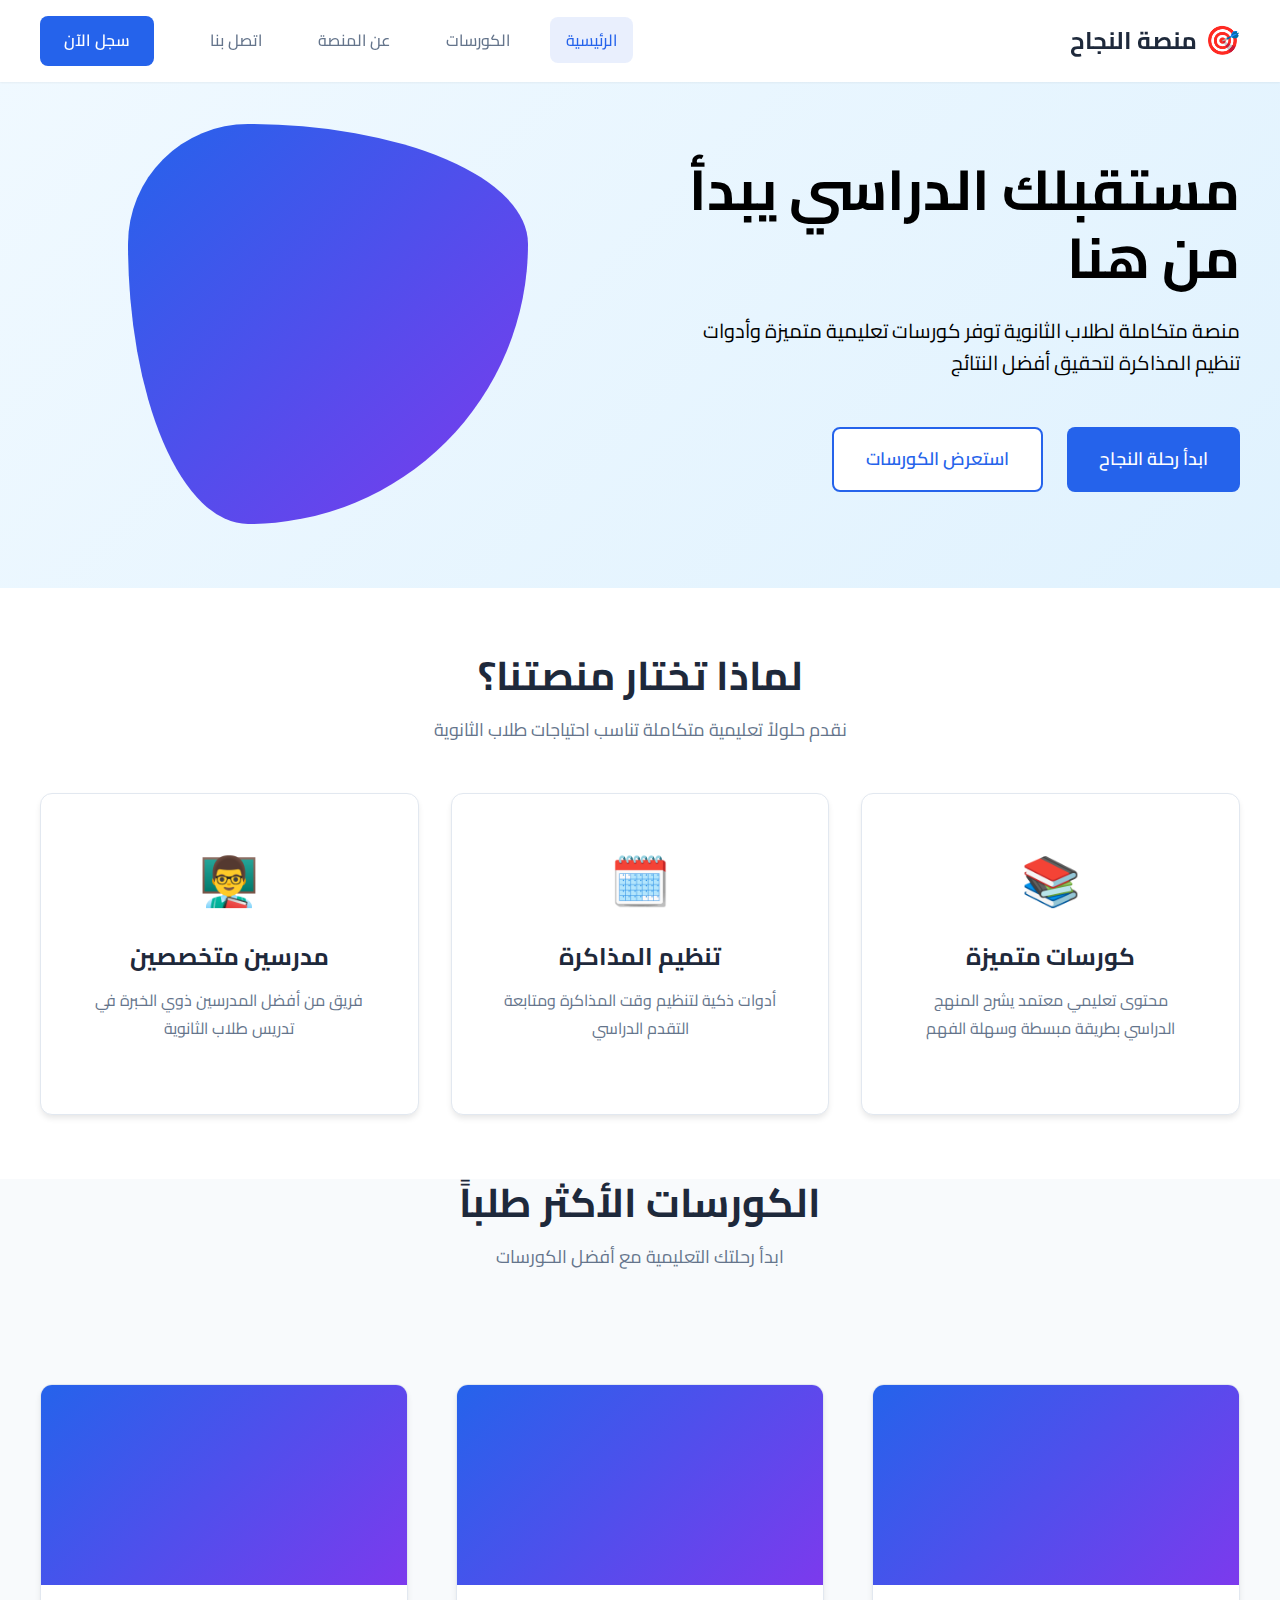
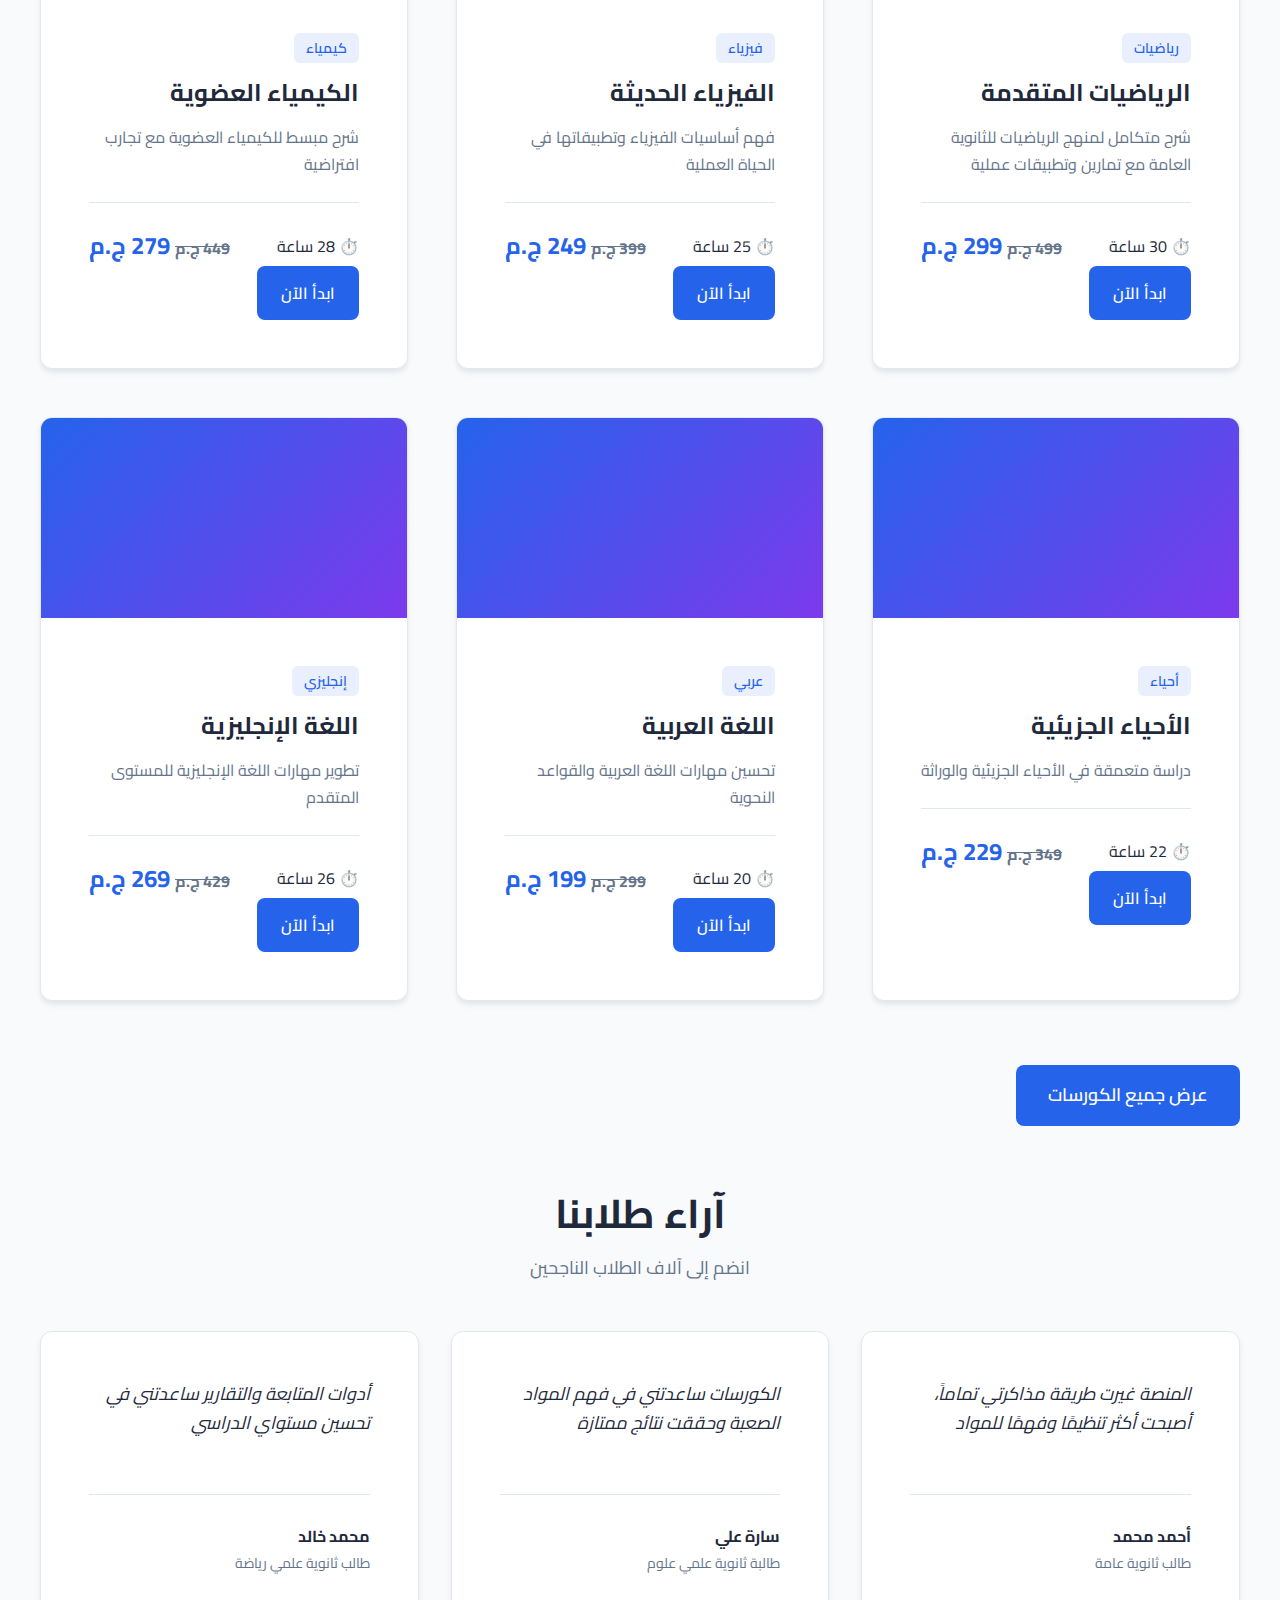
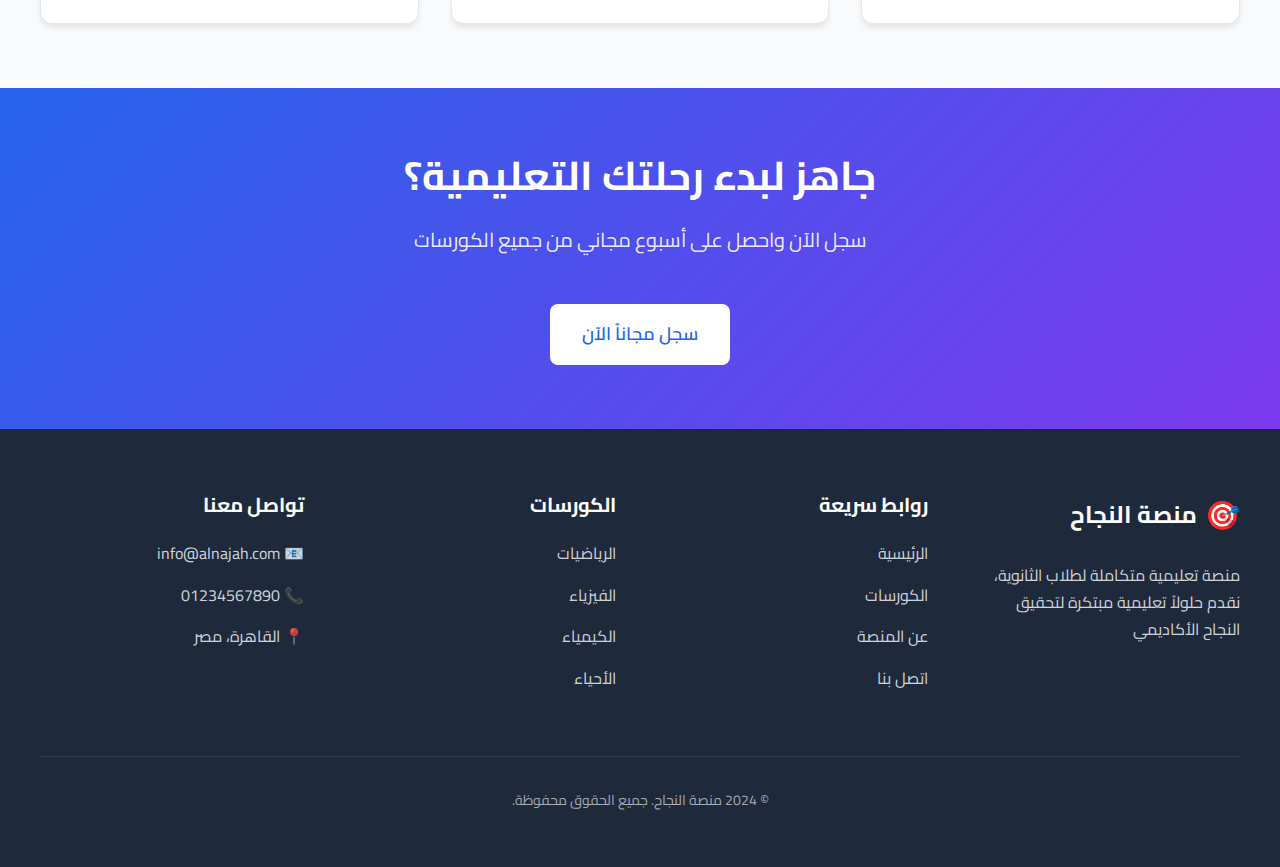
<file: index.html>
<!DOCTYPE html>
<html lang="ar" dir="rtl">
<head>
    <meta charset="UTF-8">
    <meta name="viewport" content="width=device-width, initial-scale=1.0">
    <title>منصة النجاح - التعليم الإلكتروني لطلاب الثانوية</title>
    <link rel="preconnect" href="https://fonts.googleapis.com">
    <link rel="preconnect" href="https://fonts.gstatic.com" crossorigin>
    <link href="https://fonts.googleapis.com/css2?family=Cairo:wght@400;500;600;700&display=swap" rel="stylesheet">
    <link rel="stylesheet" href="style.css">
    <link rel="stylesheet" href="responsive.css">
</head>
<body>
    <!-- شريط التنقل -->
    <nav class="navbar" id="navbar">
        <div class="container">
            <a href="index.html" class="logo">
                <span class="logo-icon">🎯</span>
                <span class="logo-text">منصة النجاح</span>
            </a>
            
            <button class="menu-toggle" id="menuToggle" aria-label="فتح/إغلاق القائمة">
                <span></span>
                <span></span>
                <span></span>
            </button>
            
            <ul class="nav-menu" id="navMenu">
                <li><a href="index.html" class="nav-link active">الرئيسية</a></li>
                <li><a href="Courses.html" class="nav-link">الكورسات</a></li>
                <li><a href="about.html" class="nav-link">عن المنصة</a></li>
                <li><a href="contact.html" class="nav-link">اتصل بنا</a></li>
                <li><a href="#" class="btn btn-primary nav-cta">سجل الآن</a></li>
            </ul>
        </div>
    </nav>

    <!-- Hero Section -->
    <section class="hero">
        <div class="container">
            <div class="hero-content">
                <h1 class="hero-title">مستقبلك الدراسي يبدأ من هنا</h1>
                <p class="hero-subtitle">
                    منصة متكاملة لطلاب الثانوية توفر كورسات تعليمية متميزة وأدوات تنظيم المذاكرة لتحقيق أفضل النتائج
                </p>
                <div class="hero-actions">
                    <a href="#features" class="btn btn-primary btn-large">ابدأ رحلة النجاح</a>
                    <a href="#courses" class="btn btn-secondary btn-large">استعرض الكورسات</a>
                </div>
            </div>
            <div class="hero-image">
                <div class="floating-element"></div>
            </div>
        </div>
    </section>

    <!-- Features Section -->
    <section class="features" id="features">
        <div class="container">
            <div class="section-header">
                <h2 class="section-title">لماذا تختار منصتنا؟</h2>
                <p class="section-subtitle">نقدم حلولاً تعليمية متكاملة تناسب احتياجات طلاب الثانوية</p>
            </div>
            
            <div class="features-grid">
                <div class="feature-card">
                    <div class="feature-icon">📚</div>
                    <h3 class="feature-title">كورسات متميزة</h3>
                    <p class="feature-description">
                        محتوى تعليمي معتمد يشرح المنهج الدراسي بطريقة مبسطة وسهلة الفهم
                    </p>
                </div>
                
                <div class="feature-card">
                    <div class="feature-icon">🗓️</div>
                    <h3 class="feature-title">تنظيم المذاكرة</h3>
                    <p class="feature-description">
                        أدوات ذكية لتنظيم وقت المذاكرة ومتابعة التقدم الدراسي
                    </p>
                </div>
                
                <div class="feature-card">
                    <div class="feature-icon">👨‍🏫</div>
                    <h3 class="feature-title">مدرسين متخصصين</h3>
                    <p class="feature-description">
                        فريق من أفضل المدرسين ذوي الخبرة في تدريس طلاب الثانوية
                    </p>
                </div>
            </div>
        </div>
    </section>

    <!-- Courses Preview -->
    <section class="courses-preview" id="courses">
        <div class="container">
            <div class="section-header">
                <h2 class="section-title">الكورسات الأكثر طلباً</h2>
                <p class="section-subtitle">ابدأ رحلتك التعليمية مع أفضل الكورسات</p>
            </div>
            
            <div class="courses-grid">
                <!-- سيتم تحميل الكورسات ديناميكياً عبر JavaScript -->
            </div>
            
            <div class="section-cta">
                <a href="Courses.html" class="btn btn-primary btn-large">عرض جميع الكورسات</a>
            </div>
        </div>
    </section>

    <!-- Testimonials -->
    <section class="testimonials">
        <div class="container">
            <div class="section-header">
                <h2 class="section-title">آراء طلابنا</h2>
                <p class="section-subtitle">انضم إلى آلاف الطلاب الناجحين</p>
            </div>
            
            <div class="testimonials-slider">
                <div class="testimonial-card">
                    <div class="testimonial-content">
                        <p>"المنصة غيرت طريقة مذاكرتي تماماً، أصبحت أكثر تنظيمًا وفهمًا للمواد"</p>
                    </div>
                    <div class="testimonial-author">
                        <div class="author-info">
                            <h4>أحمد محمد</h4>
                            <span>طالب ثانوية عامة</span>
                        </div>
                    </div>
                </div>
                
                <div class="testimonial-card">
                    <div class="testimonial-content">
                        <p>"الكورسات ساعدتني في فهم المواد الصعبة وحققت نتائج ممتازة"</p>
                    </div>
                    <div class="testimonial-author">
                        <div class="author-info">
                            <h4>سارة علي</h4>
                            <span>طالبة ثانوية علمي علوم</span>
                        </div>
                    </div>
                </div>
            </div>
        </div>
    </section>

    <!-- CTA Section -->
    <section class="cta-section">
        <div class="container">
            <div class="cta-content">
                <h2 class="cta-title">جاهز لبدء رحلتك التعليمية؟</h2>
                <p class="cta-subtitle">سجل الآن واحصل على أسبوع مجاني من جميع الكورسات</p>
                <a href="#" class="btn btn-primary btn-large">سجل مجاناً الآن</a>
            </div>
        </div>
    </section>

    <!-- Footer -->
    <footer class="footer">
        <div class="container">
            <div class="footer-grid">
                <div class="footer-col">
                    <a href="index.html" class="logo">
                        <span class="logo-icon">🎯</span>
                        <span class="logo-text">منصة النجاح</span>
                    </a>
                    <p class="footer-description">
                        منصة تعليمية متكاملة لطلاب الثانوية، نقدم حلولاً تعليمية مبتكرة لتحقيق النجاح الأكاديمي
                    </p>
                </div>
                
                <div class="footer-col">
                    <h3 class="footer-title">روابط سريعة</h3>
                    <ul class="footer-links">
                        <li><a href="index.html">الرئيسية</a></li>
                        <li><a href="courses.html">الكورسات</a></li>
                        <li><a href="about.html">عن المنصة</a></li>
                        <li><a href="contact.html">اتصل بنا</a></li>
                    </ul>
                </div>
                
                <div class="footer-col">
                    <h3 class="footer-title">الكورسات</h3>
                    <ul class="footer-links">
                        <li><a href="#">الرياضيات</a></li>
                        <li><a href="#">الفيزياء</a></li>
                        <li><a href="#">الكيمياء</a></li>
                        <li><a href="#">الأحياء</a></li>
                    </ul>
                </div>
                
                <div class="footer-col">
                    <h3 class="footer-title">تواصل معنا</h3>
                    <ul class="footer-contact">
                        <li>📧 info@alnajah.com</li>
                        <li>📞 01234567890</li>
                        <li>📍 القاهرة، مصر</li>
                    </ul>
                </div>
            </div>
            
            <div class="footer-bottom">
                <p class="copyright">© 2024 منصة النجاح. جميع الحقوق محفوظة.</p>
            </div>
        </div>
    </footer>

    <script src="navigation.js"></script>
    <script src="main.js"></script>
</body>
</html>
</file>
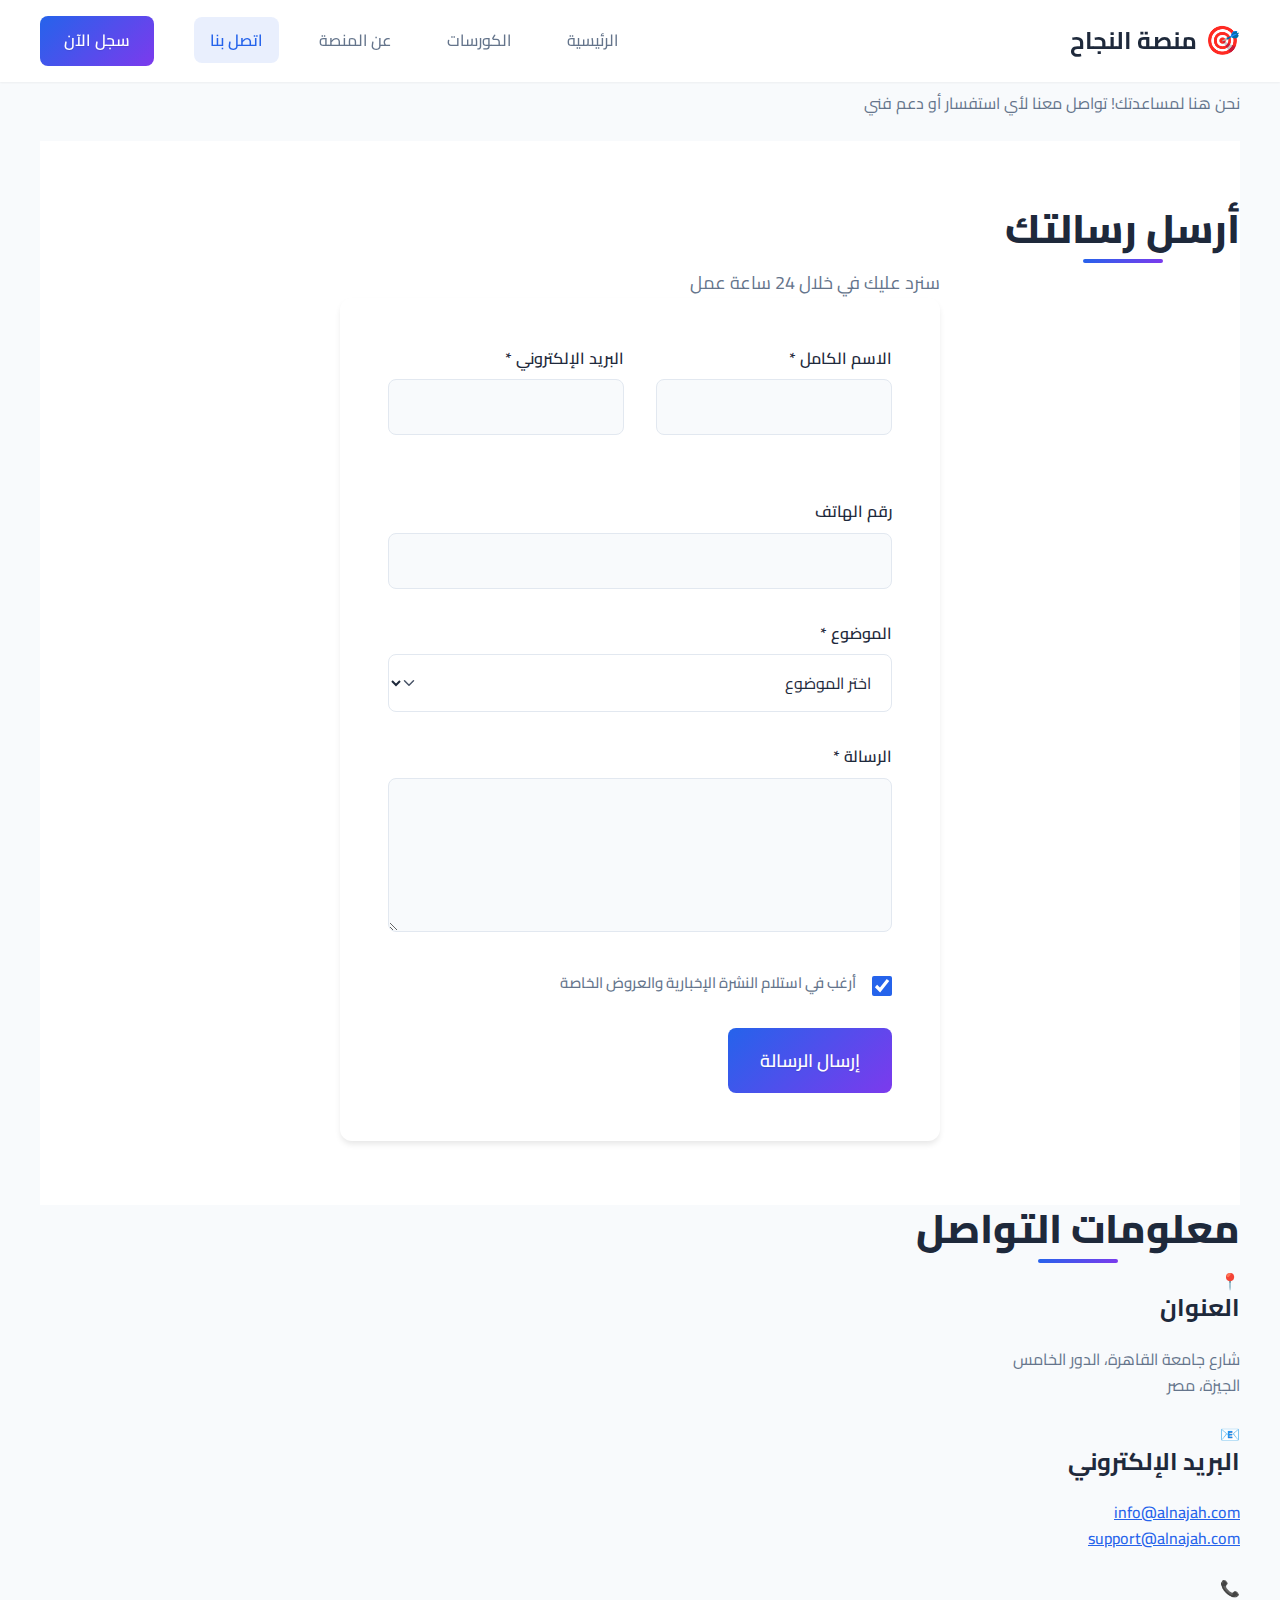
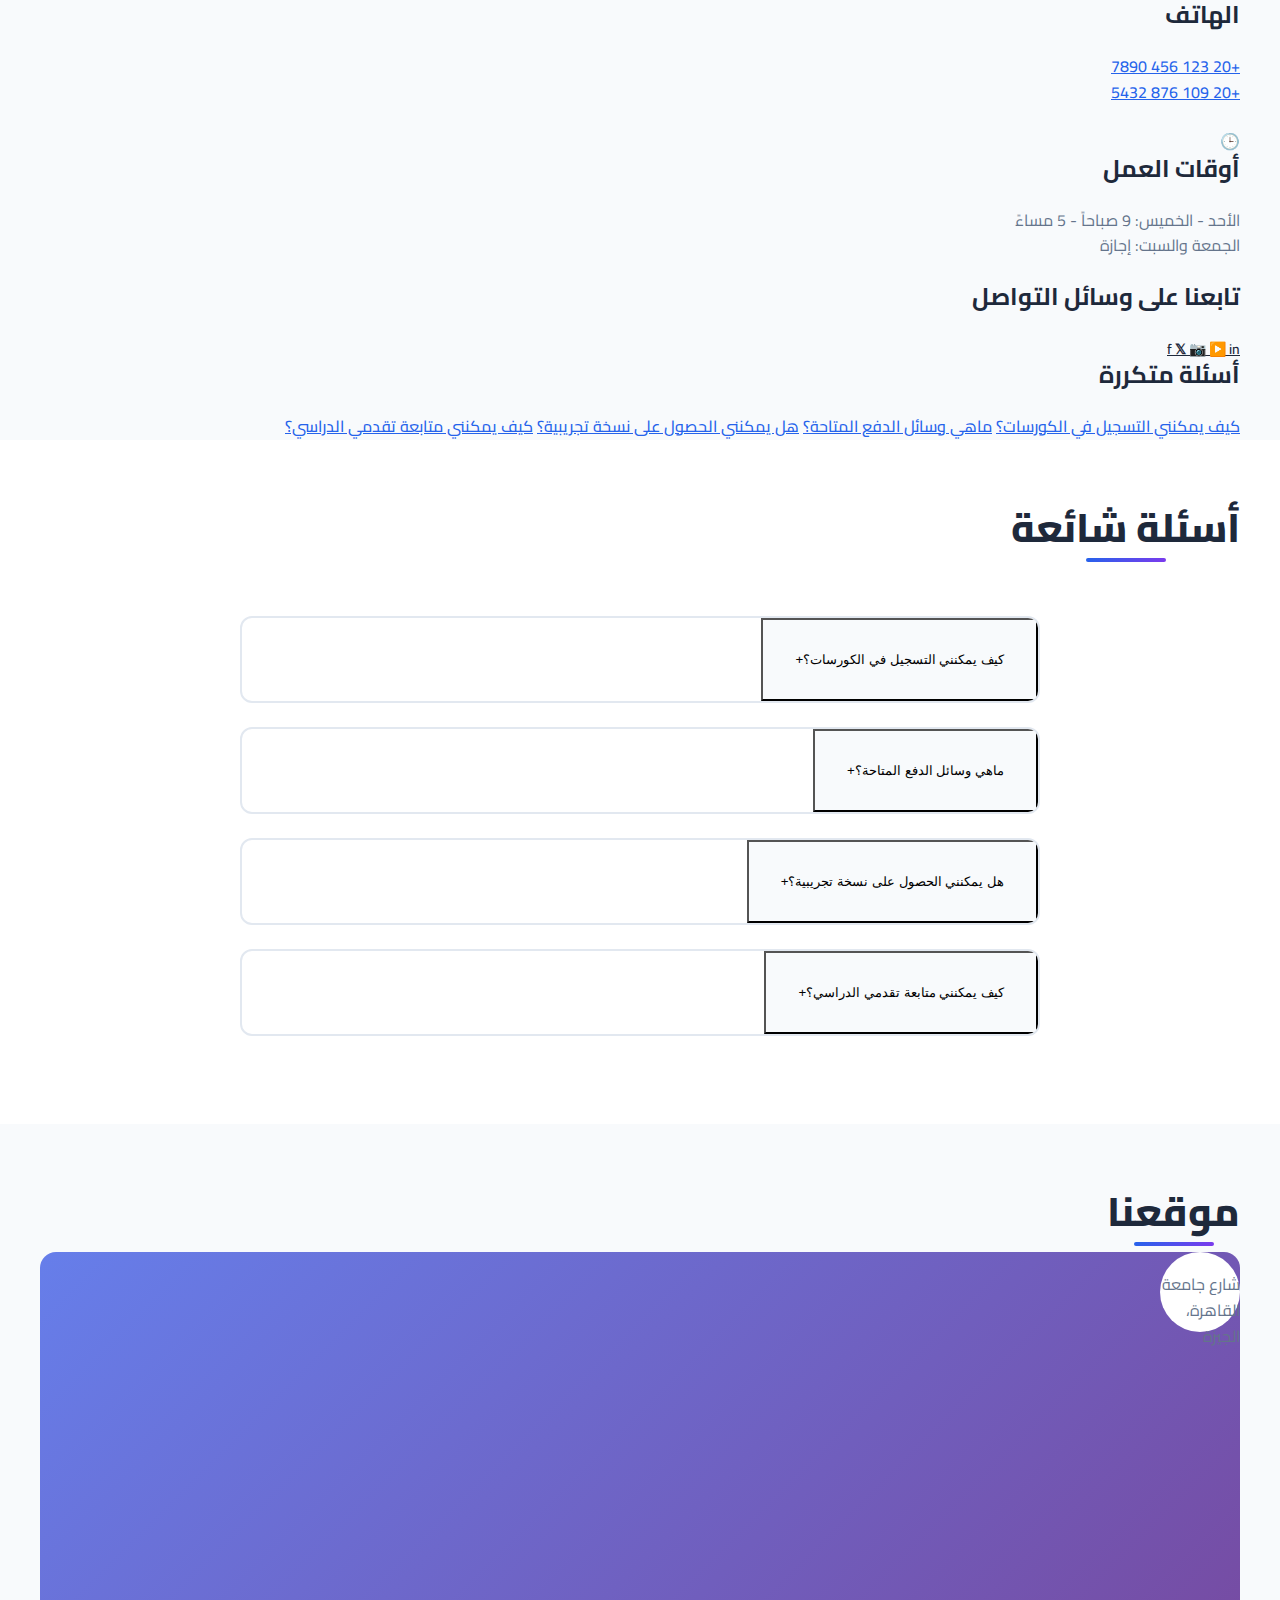
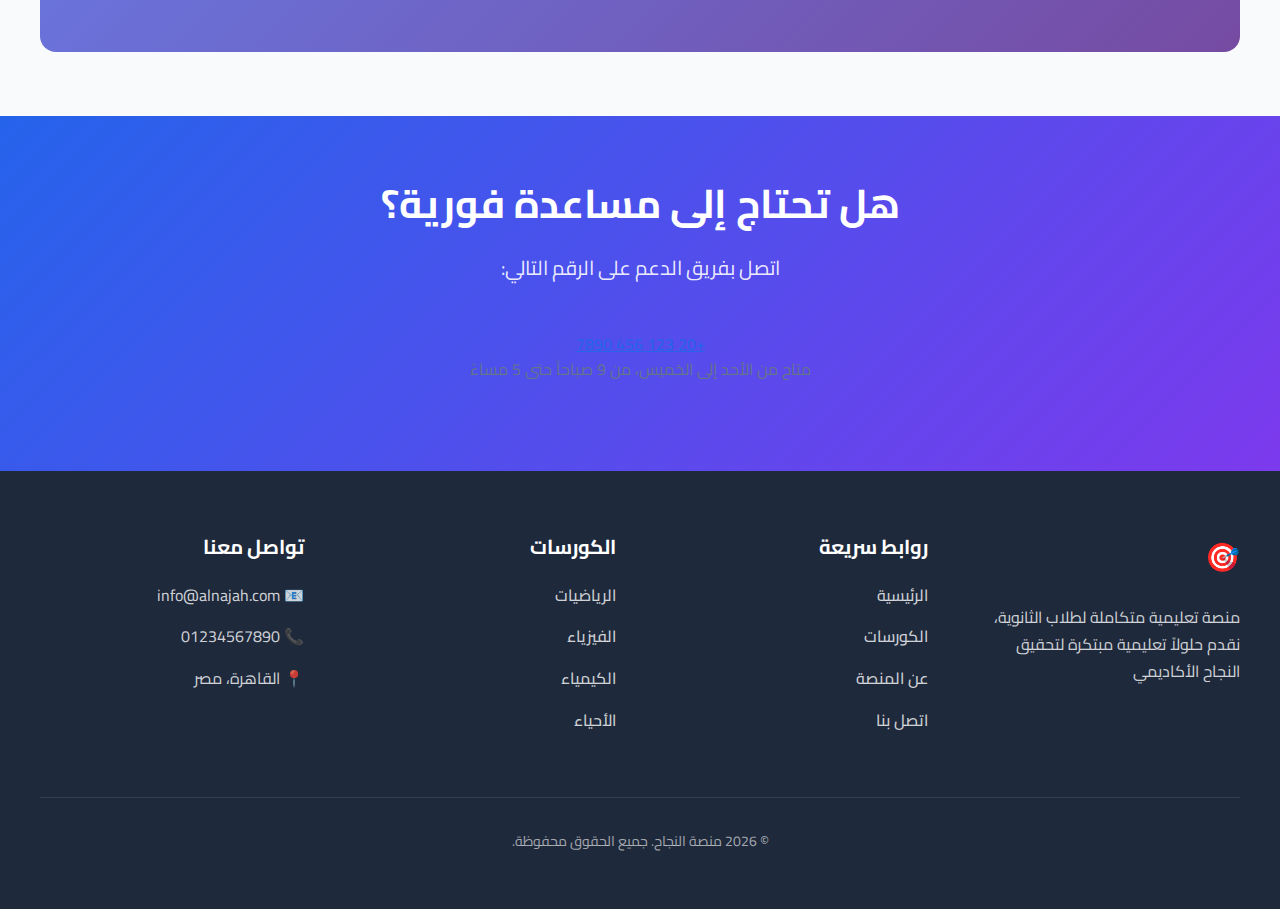
<file: contact.html>
<!DOCTYPE html>
<html lang="ar" dir="rtl">
<head>
    <meta charset="UTF-8">
    <meta name="viewport" content="width=device-width, initial-scale=1.0">
    <title>اتصل بنا - منصة النجاح التعليمية</title>
    <link rel="preconnect" href="https://fonts.googleapis.com">
    <link rel="preconnect" href="https://fonts.gstatic.com" crossorigin>
    <link href="https://fonts.googleapis.com/css2?family=Cairo:wght@400;500;600;700&display=swap" rel="stylesheet">
    <link rel="stylesheet" href="style.css">
    <link rel="stylesheet" href="responsive.css">
    <link rel="stylesheet" href="contact.css">
</head>
<body>
    <!-- Navigation -->
    <nav class="navbar" id="navbar">
        <div class="container">
            <a href="index.html" class="logo">
                <span class="logo-icon">🎯</span>
                <span class="logo-text">منصة النجاح</span>
            </a>
            
            <button class="menu-toggle" id="menuToggle" aria-label="فتح/إغلاق القائمة">
                <span></span>
                <span></span>
                <span></span>
            </button>
            
            <ul class="nav-menu" id="navMenu">
                <li><a href="index.html" class="nav-link">الرئيسية</a></li>
                <li><a href="Courses.html" class="nav-link">الكورسات</a></li>
                <li><a href="about.html" class="nav-link">عن المنصة</a></li>
                <li><a href="contact.html" class="nav-link active">اتصل بنا</a></li>
                <li><a href="#" class="btn btn-primary nav-cta">سجل الآن</a></li>
            </ul>
        </div>
    </nav>

    <!-- Contact Header -->
    <section class="contact-header">
        <div class="container">
            <div class="contact-header-content">
                <h1 class="contact-title">اتصل بنا</h1>
                <p class="contact-subtitle">
                    نحن هنا لمساعدتك! تواصل معنا لأي استفسار أو دعم فني
                </p>
            </div>
        </div>
    </section>

    <!-- Contact Main Content -->
    <main class="contact-main">
        <div class="container">
            <div class="contact-grid">
                <!-- Contact Form -->
                <div class="contact-form-section">
                    <h2 class="section-title">أرسل رسالتك</h2>
                    <p class="section-subtitle">سنرد عليك في خلال 24 ساعة عمل</p>
                    
                    <form id="contactForm" class="contact-form" novalidate>
                        <div class="form-row">
                            <div class="form-group">
                                <label for="name" class="form-label">الاسم الكامل *</label>
                                <input type="text" id="name" name="name" class="form-control" required>
                                <div class="error-message" id="nameError"></div>
                            </div>
                            
                            <div class="form-group">
                                <label for="email" class="form-label">البريد الإلكتروني *</label>
                                <input type="email" id="email" name="email" class="form-control" required>
                                <div class="error-message" id="emailError"></div>
                            </div>
                        </div>
                        
                        <div class="form-group">
                            <label for="phone" class="form-label">رقم الهاتف</label>
                            <input type="tel" id="phone" name="phone" class="form-control">
                            <div class="error-message" id="phoneError"></div>
                        </div>
                        
                        <div class="form-group">
                            <label for="subject" class="form-label">الموضوع *</label>
                            <select id="subject" name="subject" class="form-control" required>
                                <option value="">اختر الموضوع</option>
                                <option value="technical">دعم فني</option>
                                <option value="courses">استفسار عن كورسات</option>
                                <option value="payment">استفسار عن الدفع</option>
                                <option value="other">موضوع آخر</option>
                            </select>
                            <div class="error-message" id="subjectError"></div>
                        </div>
                        
                        <div class="form-group">
                            <label for="message" class="form-label">الرسالة *</label>
                            <textarea id="message" name="message" class="form-control form-textarea" rows="5" required></textarea>
                            <div class="error-message" id="messageError"></div>
                        </div>
                        
                        <div class="form-group">
                            <div class="checkbox-group">
                                <input type="checkbox" id="newsletter" name="newsletter" checked>
                                <label for="newsletter" class="checkbox-label">
                                    أرغب في استلام النشرة الإخبارية والعروض الخاصة
                                </label>
                            </div>
                        </div>
                        
                        <button type="submit" class="btn btn-primary btn-large">
                            <span class="btn-text">إرسال الرسالة</span>
                            <span class="btn-loading" style="display: none;">⏳</span>
                        </button>
                    </form>
                </div>
                
                <!-- Contact Info -->
                <div class="contact-info-section">
                    <h2 class="section-title">معلومات التواصل</h2>
                    
                    <div class="contact-info-card">
                        <div class="contact-info-item">
                            <div class="contact-icon">📍</div>
                            <div class="contact-info-content">
                                <h3>العنوان</h3>
                                <p>شارع جامعة القاهرة، الدور الخامس<br>الجيزة، مصر</p>
                            </div>
                        </div>
                        
                        <div class="contact-info-item">
                            <div class="contact-icon">📧</div>
                            <div class="contact-info-content">
                                <h3>البريد الإلكتروني</h3>
                                <p>
                                    <a href="mailto:info@alnajah.com">info@alnajah.com</a><br>
                                    <a href="mailto:support@alnajah.com">support@alnajah.com</a>
                                </p>
                            </div>
                        </div>
                        
                        <div class="contact-info-item">
                            <div class="contact-icon">📞</div>
                            <div class="contact-info-content">
                                <h3>الهاتف</h3>
                                <p>
                                    <a href="tel:+201234567890">+20 123 456 7890</a><br>
                                    <a href="tel:+201098765432">+20 109 876 5432</a>
                                </p>
                            </div>
                        </div>
                        
                        <div class="contact-info-item">
                            <div class="contact-icon">🕒</div>
                            <div class="contact-info-content">
                                <h3>أوقات العمل</h3>
                                <p>
                                    الأحد - الخميس: 9 صباحاً - 5 مساءً<br>
                                    الجمعة والسبت: إجازة
                                </p>
                            </div>
                        </div>
                    </div>
                    
                    <!-- Social Media -->
                    <div class="social-media-section">
                        <h3>تابعنا على وسائل التواصل</h3>
                        <div class="social-links">
                            <a href="#" class="social-link facebook" aria-label="فيسبوك">
                                <span>f</span>
                            </a>
                            <a href="#" class="social-link twitter" aria-label="تويتر">
                                <span>𝕏</span>
                            </a>
                            <a href="#" class="social-link instagram" aria-label="انستجرام">
                                <span>📷</span>
                            </a>
                            <a href="#" class="social-link youtube" aria-label="يوتيوب">
                                <span>▶️</span>
                            </a>
                            <a href="#" class="social-link linkedin" aria-label="لينكدإن">
                                <span>in</span>
                            </a>
                        </div>
                    </div>
                    
                    <!-- FAQ Quick Links -->
                    <div class="faq-quick-links">
                        <h3>أسئلة متكررة</h3>
                        <div class="faq-links">
                            <a href="#faq1" class="faq-link">كيف يمكنني التسجيل في الكورسات؟</a>
                            <a href="#faq2" class="faq-link">ماهي وسائل الدفع المتاحة؟</a>
                            <a href="#faq3" class="faq-link">هل يمكنني الحصول على نسخة تجريبية؟</a>
                            <a href="#faq4" class="faq-link">كيف يمكنني متابعة تقدمي الدراسي؟</a>
                        </div>
                    </div>
                </div>
            </div>
        </div>
    </main>

    <!-- FAQ Section -->
    <section class="faq-section">
        <div class="container">
            <h2 class="section-title text-center">أسئلة شائعة</h2>
            
            <div class="faq-container">
                <div class="faq-item" id="faq1">
                    <button class="faq-question" aria-expanded="false">
                        <span>كيف يمكنني التسجيل في الكورسات؟</span>
                        <span class="faq-icon">+</span>
                    </button>
                    <div class="faq-answer">
                        <p>يمكنك التسجيل عن طريق إنشاء حساب في المنصة، ثم اختيار الكورس المناسب والضغط على زر "اشترك الآن". ستتمكن من الدفع عبر بطاقات الائتمان أو التحويل البنكي أو محافظ الدفع الإلكترونية.</p>
                    </div>
                </div>
                
                <div class="faq-item" id="faq2">
                    <button class="faq-question" aria-expanded="false">
                        <span>ماهي وسائل الدفع المتاحة؟</span>
                        <span class="faq-icon">+</span>
                    </button>
                    <div class="faq-answer">
                        <p>نحن نقدم عدة وسائل دفع آمنة تشمل: بطاقات الائتمان (فيزا، ماستركارد)، التحويل البنكي، فوري، وحسابات الدفع الإلكترونية. جميع عمليات الدفع مشفرة وآمنة بنسبة 100%.</p>
                    </div>
                </div>
                
                <div class="faq-item" id="faq3">
                    <button class="faq-question" aria-expanded="false">
                        <span>هل يمكنني الحصول على نسخة تجريبية؟</span>
                        <span class="faq-icon">+</span>
                    </button>
                    <div class="faq-answer">
                        <p>نعم، نقدم نسخة تجريبية مجانية لمدة 7 أيام لأي كورس. يمكنك تجربة أول محاضرتين من أي كورس مجاناً قبل الاشتراك.</p>
                    </div>
                </div>
                
                <div class="faq-item" id="faq4">
                    <button class="faq-question" aria-expanded="false">
                        <span>كيف يمكنني متابعة تقدمي الدراسي؟</span>
                        <span class="faq-icon">+</span>
                    </button>
                    <div class="faq-answer">
                        <p>توفر المنصة لوحة تحكم متكاملة تمكنك من متابعة تقدمك في كل كورس، مشاهدة الإحصائيات، تحميل الشهادات، والاطلاع على التقارير التفصيلية لأدائك.</p>
                    </div>
                </div>
            </div>
        </div>
    </section>

    <!-- Map Section -->
    <section class="map-section">
        <div class="container">
            <h2 class="section-title text-center">موقعنا</h2>
            <div class="map-placeholder">
                <div class="map-content">
                    <div class="map-marker">
                        <div class="marker-pin"></div>
                        <div class="marker-info">
                            <h4>مقر منصة النجاح</h4>
                            <p>شارع جامعة القاهرة، الجيزة</p>
                        </div>
                    </div>
                </div>
            </div>
        </div>
    </section>

    <!-- CTA Section -->
    <section class="cta-section">
        <div class="container">
            <div class="cta-content">
                <h2 class="cta-title">هل تحتاج إلى مساعدة فورية؟</h2>
                <p class="cta-subtitle">اتصل بفريق الدعم على الرقم التالي:</p>
                <a href="tel:+201234567890" class="cta-phone">+20 123 456 7890</a>
                <p class="cta-note">متاح من الأحد إلى الخميس، من 9 صباحاً حتى 5 مساءً</p>
            </div>
        </div>
    </section>

    <!-- Footer -->
    <footer class="footer">
        <div class="container">
            <div class="footer-grid">
                <div class="footer-col">
                    <a href="index.html" class="logo">
                        <span class="logo-icon">🎯</span>
                        <span class="logo-text">منصة النجاح</span>
                    </a>
                    <p class="footer-description">
                        منصة تعليمية متكاملة لطلاب الثانوية، نقدم حلولاً تعليمية مبتكرة لتحقيق النجاح الأكاديمي
                    </p>
                </div>
                
                <div class="footer-col">
                    <h3 class="footer-title">روابط سريعة</h3>
                    <ul class="footer-links">
                        <li><a href="index.html">الرئيسية</a></li>
                        <li><a href="courses.html">الكورسات</a></li>
                        <li><a href="about.html">عن المنصة</a></li>
                        <li><a href="contact.html">اتصل بنا</a></li>
                    </ul>
                </div>
                
                <div class="footer-col">
                    <h3 class="footer-title">الكورسات</h3>
                    <ul class="footer-links">
                        <li><a href="courses.html?filter=math">الرياضيات</a></li>
                        <li><a href="courses.html?filter=physics">الفيزياء</a></li>
                        <li><a href="courses.html?filter=chemistry">الكيمياء</a></li>
                        <li><a href="courses.html?filter=biology">الأحياء</a></li>
                    </ul>
                </div>
                
                <div class="footer-col">
                    <h3 class="footer-title">تواصل معنا</h3>
                    <ul class="footer-contact">
                        <li>📧 info@alnajah.com</li>
                        <li>📞 01234567890</li>
                        <li>📍 القاهرة، مصر</li>
                    </ul>
                </div>
            </div>
            
            <div class="footer-bottom">
                <p class="copyright">© <span id="currentYear">2024</span> منصة النجاح. جميع الحقوق محفوظة.</p>
            </div>
        </div>
    </footer>

    <script src="navigation.js"></script>
    <script src="contact.js"></script>
</body>
</html>
</file>
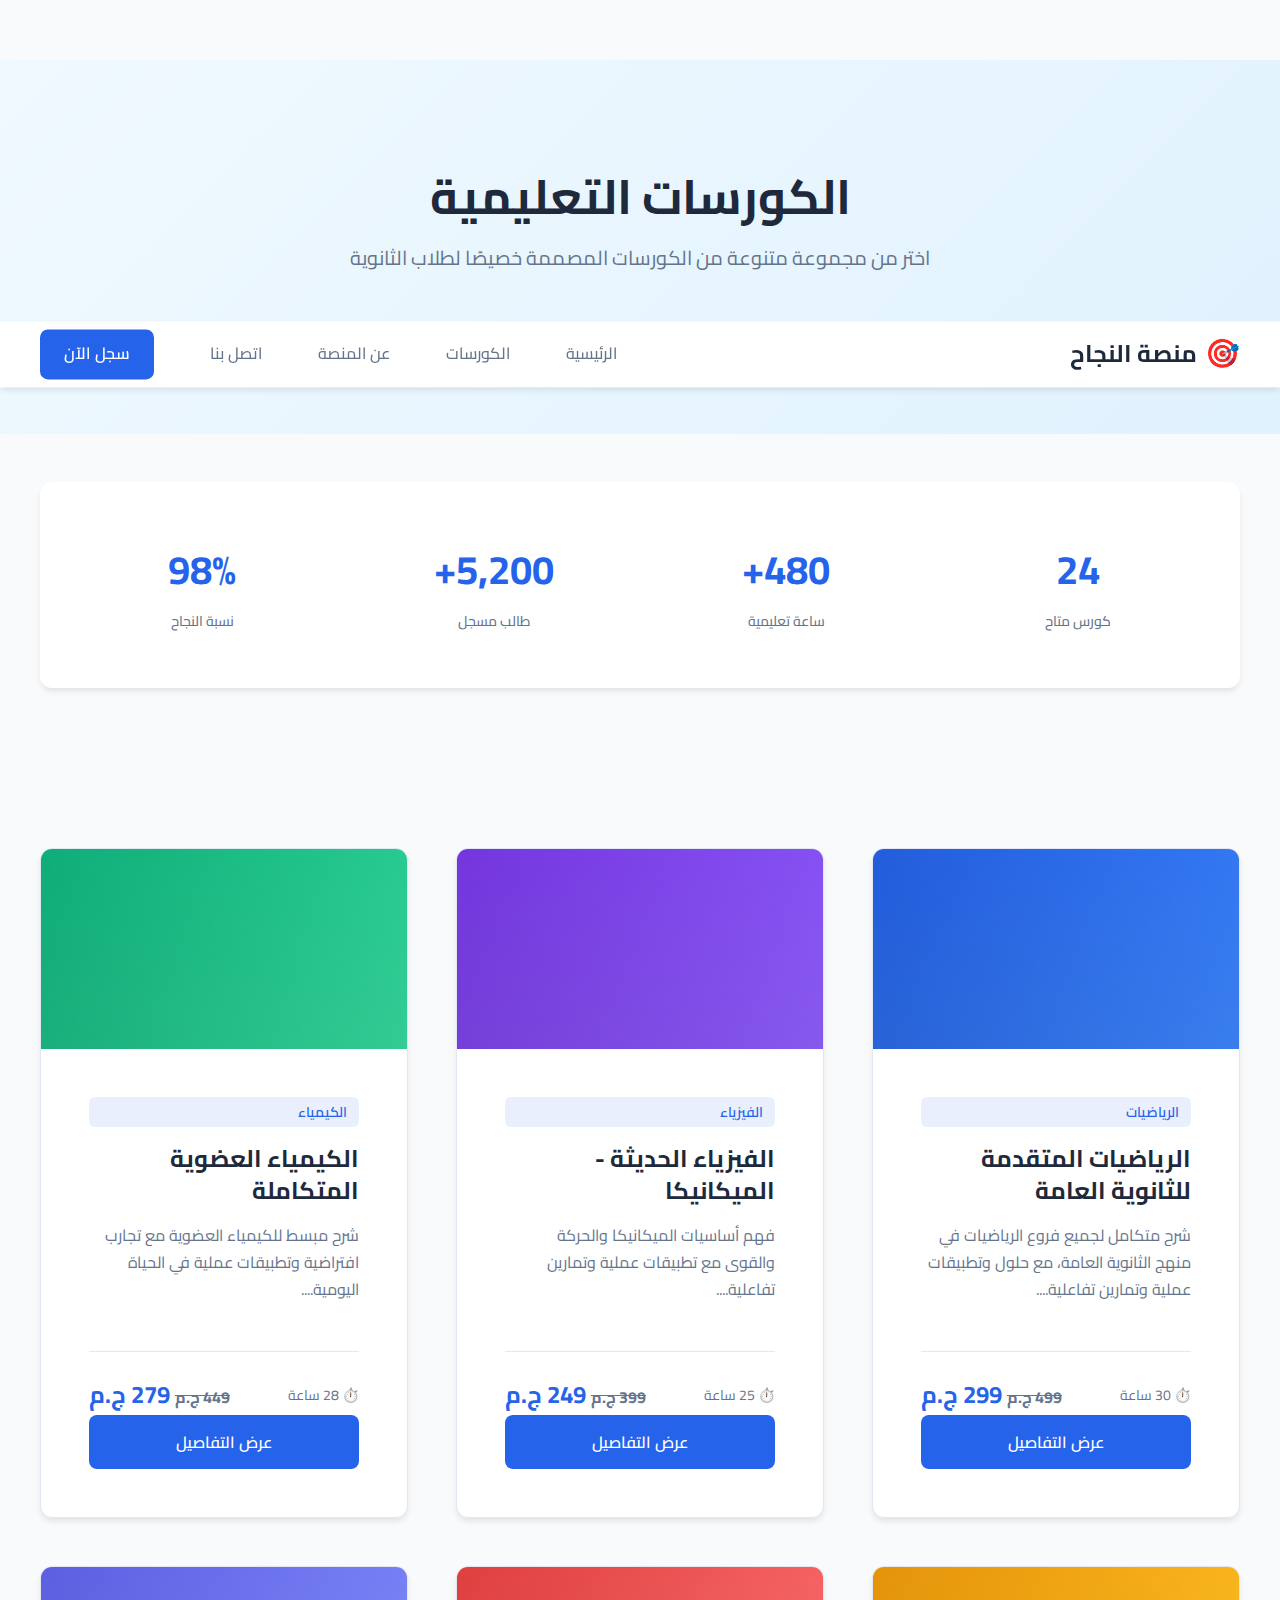
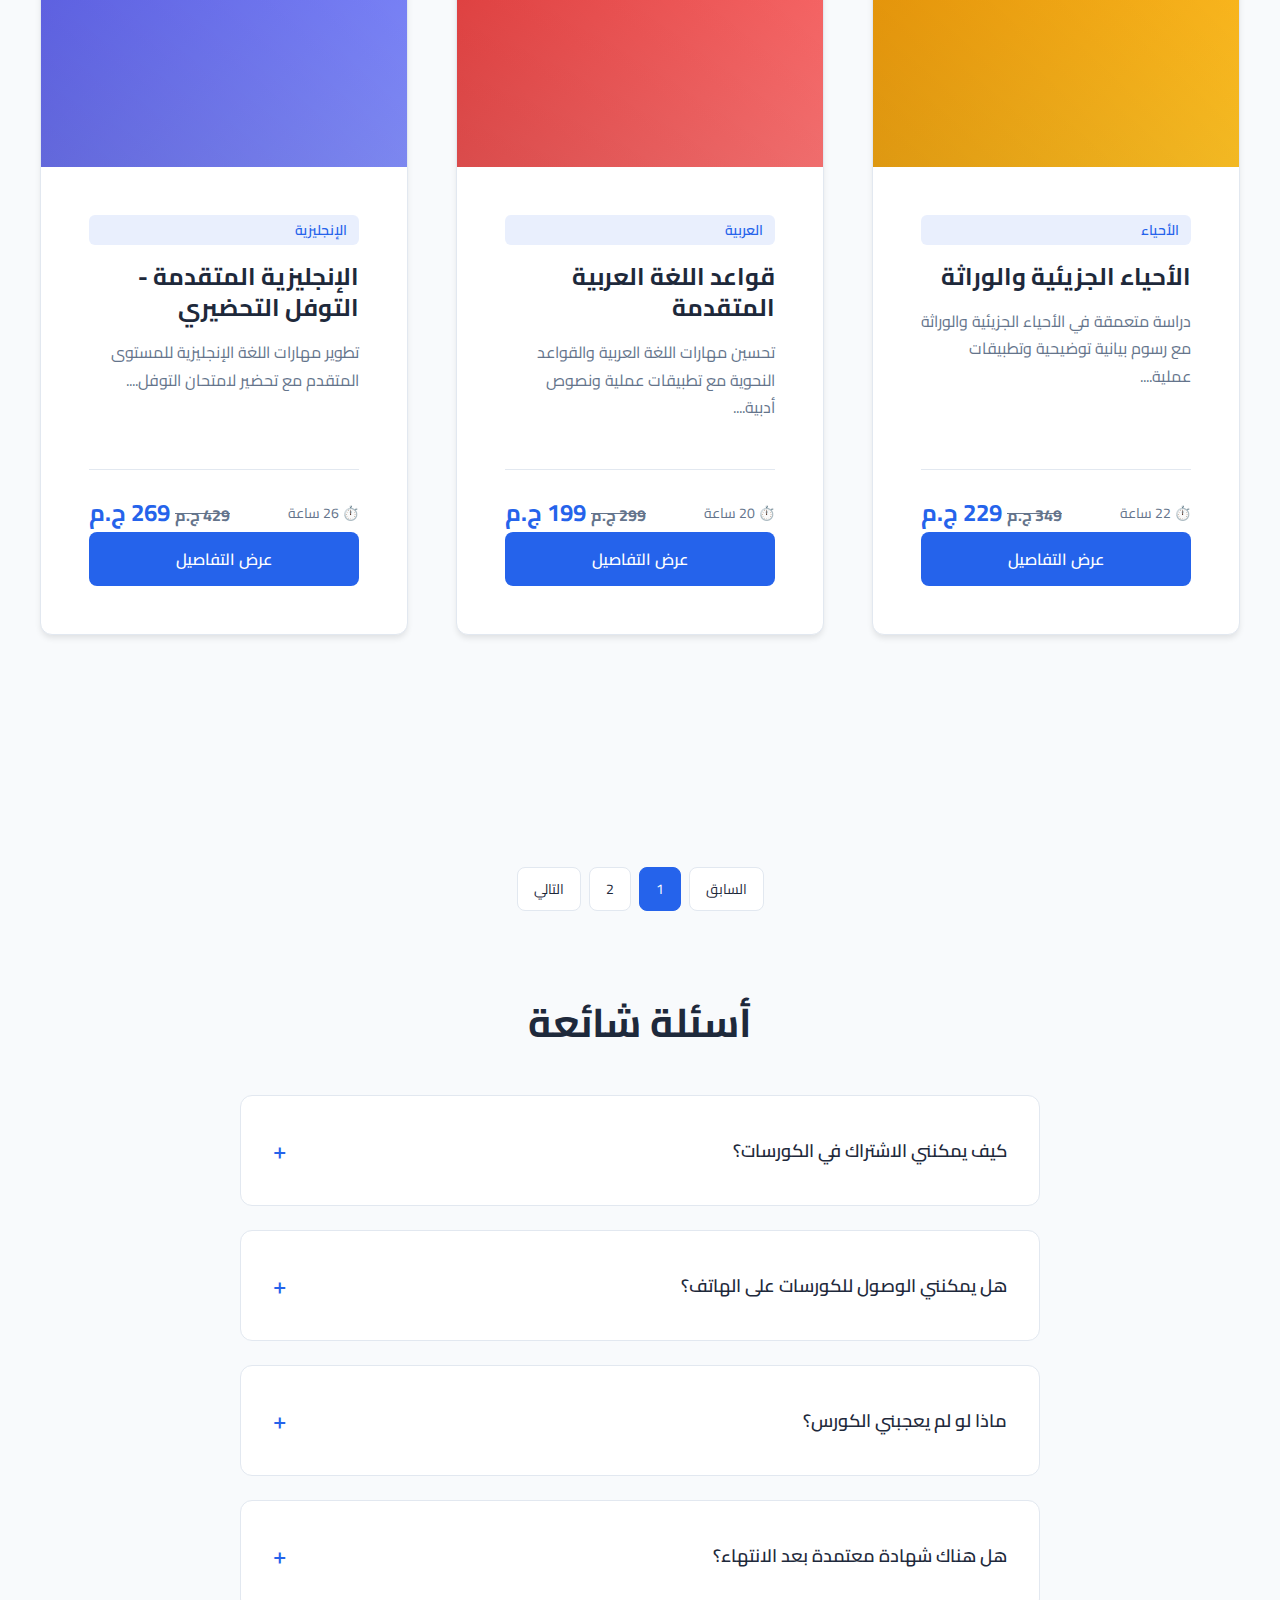
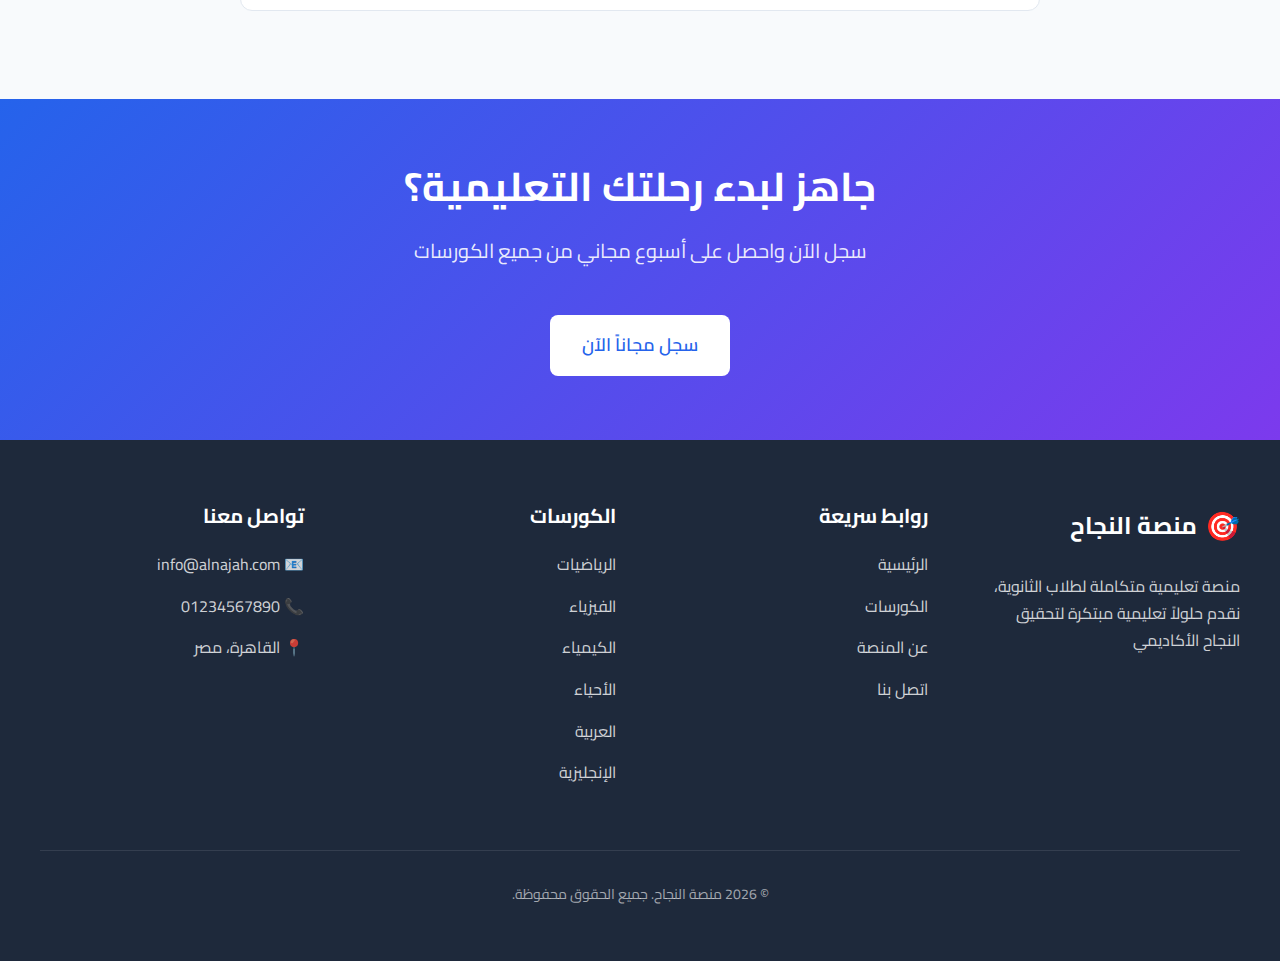
<file: Courses.html>
<!DOCTYPE html>
<html lang="ar" dir="rtl">
<head>
    <meta charset="UTF-8">
    <meta name="viewport" content="width=device-width, initial-scale=1.0">
    <title>الكورسات - منصة النجاح التعليمية</title>
    <link rel="preconnect" href="https://fonts.googleapis.com">
    <link rel="preconnect" href="https://fonts.gstatic.com" crossorigin>
    <link href="https://fonts.googleapis.com/css2?family=Cairo:wght@400;500;600;700&display=swap" rel="stylesheet">
    <link rel="stylesheet" href="style.css">
    <link rel="stylesheet" href="responsive.css">
    <link rel="stylesheet" href="courses.css">
</head>
<body>
    <!-- Navigation -->
    <nav class="navbar" id="navbar">
        <div class="container">
            <a href="index.html" class="logo">
                <span class="logo-icon">🎯</span>
                <span class="logo-text">منصة النجاح</span>
            </a>
            
            <button class="menu-toggle" id="menuToggle" aria-label="فتح/إغلاق القائمة">
                <span></span>
                <span></span>
                <span></span>
            </button>
            
            <ul class="nav-menu" id="navMenu">
                <li><a href="index.html" class="nav-link">الرئيسية</a></li>
                <li><a href="courses.html" class="nav-link active">الكورسات</a></li>
                <li><a href="about.html" class="nav-link">عن المنصة</a></li>
                <li><a href="contact.html" class="nav-link">اتصل بنا</a></li>
                <li><a href="#" class="btn btn-primary nav-cta">سجل الآن</a></li>
            </ul>
        </div>
    </nav>

    <!-- Courses Header -->
    <section class="courses-header">
        <div class="container">
            <div class="courses-header-content">
                <h1 class="courses-title">الكورسات التعليمية</h1>
                <p class="courses-subtitle">
                    اختر من مجموعة متنوعة من الكورسات المصممة خصيصًا لطلاب الثانوية
                </p>
                
                <!-- Search and Filter -->
                <div class="courses-controls">
                    <div class="search-box">
                        <input type="text" id="courseSearch" placeholder="ابحث عن كورس..." class="search-input">
                        <button class="search-btn" aria-label="بحث">
                            <span>🔍</span>
                        </button>
                    </div>
                    
                    <div class="filter-dropdown">
                        <select id="courseFilter" class="filter-select">
                            <option value="all">جميع التخصصات</option>
                            <option value="math">الرياضيات</option>
                            <option value="physics">الفيزياء</option>
                            <option value="chemistry">الكيمياء</option>
                            <option value="biology">الأحياء</option>
                            <option value="arabic">العربية</option>
                            <option value="english">الإنجليزية</option>
                        </select>
                    </div>
                </div>
            </div>
        </div>
    </section>

    <!-- Courses Main Content -->
    <main class="courses-main">
        <div class="container">
            <!-- Courses Statistics -->
            <div class="courses-stats">
                <div class="stat-card">
                    <div class="stat-number" id="totalCourses">24</div>
                    <div class="stat-label">كورس متاح</div>
                </div>
                <div class="stat-card">
                    <div class="stat-number" id="totalHours">480+</div>
                    <div class="stat-label">ساعة تعليمية</div>
                </div>
                <div class="stat-card">
                    <div class="stat-number" id="totalStudents">5,200+</div>
                    <div class="stat-label">طالب مسجل</div>
                </div>
                <div class="stat-card">
                    <div class="stat-number" id="successRate">98%</div>
                    <div class="stat-label">نسبة النجاح</div>
                </div>
            </div>

            <!-- Courses Grid -->
            <div class="courses-container">
                <div class="courses-grid" id="coursesGrid">
                    <!-- Courses will be loaded dynamically -->
                </div>
                
                <!-- Loading Indicator -->
                <div class="loading-indicator" id="loadingIndicator">
                    <div class="spinner"></div>
                    <p>جاري تحميل الكورسات...</p>
                </div>
                
                <!-- No Results Message -->
                <div class="no-results" id="noResults" style="display: none;">
                    <p>❌ لم يتم العثور على كورسات تطابق بحثك</p>
                </div>
            </div>
            
            <!-- Pagination -->
            <div class="pagination" id="pagination">
                <!-- Pagination will be generated dynamically -->
            </div>
        </div>
    </main>

    <!-- FAQ Section -->
    <section class="faq-section">
        <div class="container">
            <h2 class="section-title text-center">أسئلة شائعة</h2>
            
            <div class="faq-container">
                <div class="faq-item">
                    <button class="faq-question" aria-expanded="false">
                        <span>كيف يمكنني الاشتراك في الكورسات؟</span>
                        <span class="faq-icon">+</span>
                    </button>
                    <div class="faq-answer">
                        <p>يمكنك الاشتراك عن طريق التسجيل في الموقع ثم اختيار الكورس المناسب والضغط على زر "اشترك الآن". يمكنك الدفع عبر البطاقات الإلكترونية أو التحويل البنكي.</p>
                    </div>
                </div>
                
                <div class="faq-item">
                    <button class="faq-question" aria-expanded="false">
                        <span>هل يمكنني الوصول للكورسات على الهاتف؟</span>
                        <span class="faq-icon">+</span>
                    </button>
                    <div class="faq-answer">
                        <p>نعم، جميع الكورسات متاحة عبر تطبيق الهاتف والموقع الإلكتروني، ويمكنك المذاكرة في أي وقت ومن أي مكان.</p>
                    </div>
                </div>
                
                <div class="faq-item">
                    <button class="faq-question" aria-expanded="false">
                        <span>ماذا لو لم يعجبني الكورس؟</span>
                        <span class="faq-icon">+</span>
                    </button>
                    <div class="faq-answer">
                        <p>نوفر ضمان استرداد الأموال خلال 7 أيام إذا لم تكن راضيًا عن الكورس لأي سبب.</p>
                    </div>
                </div>
                
                <div class="faq-item">
                    <button class="faq-question" aria-expanded="false">
                        <span>هل هناك شهادة معتمدة بعد الانتهاء؟</span>
                        <span class="faq-icon">+</span>
                    </button>
                    <div class="faq-answer">
                        <p>نعم، تحصل على شهادة إلكترونية معتمدة من المنصة بعد إكمال كل كورس بنجاح.</p>
                    </div>
                </div>
            </div>
        </div>
    </section>

    <!-- CTA Section -->
    <section class="cta-section">
        <div class="container">
            <div class="cta-content">
                <h2 class="cta-title">جاهز لبدء رحلتك التعليمية؟</h2>
                <p class="cta-subtitle">سجل الآن واحصل على أسبوع مجاني من جميع الكورسات</p>
                <a href="#" class="btn btn-primary btn-large">سجل مجاناً الآن</a>
            </div>
        </div>
    </section>

    <!-- Footer -->
    <footer class="footer">
        <div class="container">
            <div class="footer-grid">
                <div class="footer-col">
                    <a href="index.html" class="logo">
                        <span class="logo-icon">🎯</span>
                        <span class="logo-text">منصة النجاح</span>
                    </a>
                    <p class="footer-description">
                        منصة تعليمية متكاملة لطلاب الثانوية، نقدم حلولاً تعليمية مبتكرة لتحقيق النجاح الأكاديمي
                    </p>
                </div>
                
                <div class="footer-col">
                    <h3 class="footer-title">روابط سريعة</h3>
                    <ul class="footer-links">
                        <li><a href="index.html">الرئيسية</a></li>
                        <li><a href="courses.html">الكورسات</a></li>
                        <li><a href="about.html">عن المنصة</a></li>
                        <li><a href="contact.html">اتصل بنا</a></li>
                    </ul>
                </div>
                
                <div class="footer-col">
                    <h3 class="footer-title">الكورسات</h3>
                    <ul class="footer-links">
                        <li><a href="#" data-filter="math">الرياضيات</a></li>
                        <li><a href="#" data-filter="physics">الفيزياء</a></li>
                        <li><a href="#" data-filter="chemistry">الكيمياء</a></li>
                        <li><a href="#" data-filter="biology">الأحياء</a></li>
                        <li><a href="#" data-filter="arabic">العربية</a></li>
                        <li><a href="#" data-filter="english">الإنجليزية</a></li>
                    </ul>
                </div>
                
                <div class="footer-col">
                    <h3 class="footer-title">تواصل معنا</h3>
                    <ul class="footer-contact">
                        <li>📧 info@alnajah.com</li>
                        <li>📞 01234567890</li>
                        <li>📍 القاهرة، مصر</li>
                    </ul>
                </div>
            </div>
            
            <div class="footer-bottom">
                <p class="copyright">© <span id="currentYear">2024</span> منصة النجاح. جميع الحقوق محفوظة.</p>
            </div>
        </div>
    </footer>

    <!-- Course Modal -->
    <div class="modal" id="courseModal">
        <div class="modal-content">
            <button class="modal-close" id="modalClose">&times;</button>
            <div class="modal-body" id="modalBody">
                <!-- Course details will be loaded here -->
            </div>
        </div>
    </div>

    <script src="navigation.js"></script>
    <script src="courses.js"></script>
</body>
</html>
</file>
<file: responsive.css>
/* Responsive Design - Mobile First Approach */

/* Large Desktop */
@media (min-width: 1200px) {
    h1 { font-size: 3.5rem; }
    h2 { font-size: 2.5rem; }
    .container { padding: 0; }
}

/* Tablet and Desktop */
@media (max-width: 992px) {
    h1 { font-size: 2.5rem; }
    h2 { font-size: 2rem; }
    
    .hero .container {
        grid-template-columns: 1fr;
        text-align: center;
    }
    
    .hero-actions {
        justify-content: center;
    }
    
    .floating-element {
        width: 300px;
        height: 300px;
        margin-top: var(--spacing-xl);
    }
}

/* Tablet */
@media (max-width: 768px) {
    h1 { font-size: 2.25rem; }
    h2 { font-size: 1.75rem; }
    h3 { font-size: 1.25rem; }
    
    .navbar .container {
        flex-wrap: wrap;
    }
    
    .menu-toggle {
        display: flex;
    }
    
    .nav-menu {
        display: none;
        width: 100%;
        flex-direction: column;
        margin-top: var(--spacing-md);
        padding: var(--spacing-md);
        background-color: var(--background-white);
        border-radius: var(--radius-md);
        box-shadow: var(--shadow-lg);
        position: absolute;
        top: 100%;
        left: 0;
        right: 0;
    }
    
    .nav-menu.active {
        display: flex;
    }
    
    .nav-menu li {
        width: 100%;
        text-align: center;
    }
    
    .nav-link {
        display: block;
        padding: var(--spacing-sm);
    }
    
    .nav-cta {
        margin: var(--spacing-sm) 0 0 0;
        width: 100%;
    }
    
    .hero {
        padding: var(--spacing-xl) 0;
    }
    
    .features,
    .testimonials,
    .cta-section {
        padding: var(--spacing-xl) 0;
    }
    
    .features-grid,
    .testimonials-slider,
    .courses-grid {
        grid-template-columns: 1fr;
        gap: var(--spacing-md);
    }
    
    .hero-actions {
        flex-direction: column;
        gap: var(--spacing-sm);
    }
    
    .btn-large {
        width: 100%;
        justify-content: center;
    }
}

/* Mobile */
@media (max-width: 576px) {
    h1 { font-size: 2rem; }
    h2 { font-size: 1.5rem; }
    
    .container {
        padding: 0 var(--spacing-sm);
    }
    
    .hero-title {
        font-size: 2.5rem;
    }
    
    .hero-subtitle {
        font-size: 1.125rem;
    }
    
    .section-title {
        font-size: 2rem;
    }
    
    .section-subtitle {
        font-size: 1rem;
    }
    
    .feature-card,
    .testimonial-card,
    .course-card {
        padding: var(--spacing-lg);
    }
    
    .footer-grid {
        grid-template-columns: 1fr;
        text-align: center;
    }
    
    .footer-contact li {
        justify-content: center;
    }
    
    .cta-title {
        font-size: 2rem;
    }
    
    .cta-subtitle {
        font-size: 1.125rem;
    }
}

/* Very Small Mobile */
@media (max-width: 375px) {
    h1 { font-size: 1.75rem; }
    .hero-title { font-size: 2rem; }
    
    .btn {
        padding: 0.625rem 1.25rem;
        font-size: 0.875rem;
    }
    
    .btn-large {
        padding: 0.75rem 1.5rem;
        font-size: 1rem;
    }
    
    .floating-element {
        width: 250px;
        height: 250px;
    }
}

/* Accessibility: Reduced Motion */
@media (prefers-reduced-motion: reduce) {
    *,
    *::before,
    *::after {
        animation-duration: 0.01ms !important;
        animation-iteration-count: 1 !important;
        transition-duration: 0.01ms !important;
    }
    
    .floating-element {
        animation: none;
    }
}

/* High Contrast Mode */
@media (prefers-contrast: high) {
    :root {
        --primary-color: #0000FF;
        --secondary-color: #800080;
        --text-primary: #000000;
        --text-secondary: #333333;
        --border-color: #000000;
    }
    
    .btn-primary,
    .btn-secondary {
        border: 2px solid currentColor;
    }
}

/* Dark Mode Support */
@media (prefers-color-scheme: dark) {
    :root {
        --background-light: #1a202c;
        --background-white: #2d3748;
        --text-primary: #f7fafc;
        --text-secondary: #cbd5e0;
        --border-color: #4a5568;
    }
    
    .navbar {
        background-color: #2d3748;
    }
    
    .footer {
        background-color: #1a202c;
    }
    
    .btn-secondary {
        background-color: #4a5568;
        color: var(--text-primary);
    }
}
</file>
<file: contact.css>
/* Contact Page Styles - محسنة مع نصوص واضحة */

/* Hero Section */
.contact-hero {
  background: #9817e8;
  background: linear-gradient(
    24deg,
    rgba(152, 23, 232, 1) 28%,
    rgba(255, 255, 255, 1) 54%
  );
  position: relative;
  overflow: hidden;
  margin-top: 60px;
}


.contact-hero .container {
  display: grid;
  grid-template-columns: 1fr 1fr;
  gap: var(--spacing-xl);
  align-items: center;
  position: relative;
  z-index: 2;
}

.hero-content {
  text-align: right;
}

.hero-title {
  font-size: 3.5rem;
  font-weight: 800;
  margin-top:60px;
  margin-bottom: var(--spacing-md);
  color: #ffffff;
  line-height: 1.2;
  text-shadow: 0 2px 4px rgba(0, 0, 0, 0.2);
}

.hero-subtitle {
  font-size: 34px;
  margin-bottom: var(--spacing-xl);
  color: rgba(255, 255, 255, 0.95);
  font-weight: 800;
  line-height: 1.6;
  text-shadow: 0 2px 4px rgba(0, 0, 0, 0.2);
}

.hero-features {
  display: flex;
  flex-direction: column;
  gap: var(--spacing-lg);
  margin-top: var(--spacing-xl);
  margin-bottom:10px;
}

.feature {
  display: flex;
  align-items: center;
  gap: var(--spacing-md);
  background: #7C3AED;

background: radial-gradient(circle, rgba(124, 58, 237, 0.57) 5%, rgba(177, 138, 245, 0.72) 50%, rgba(179, 140, 245, 0.61) 79%, rgba(255, 255, 255, 1) 100%);
  backdrop-filter: blur(10px);
  padding: var(--spacing-md);
  border-radius: var(--radius-lg);
  border: 1px solid rgba(255, 255, 255, 0.2);
  transition: all 0.3s ease;
  box-shadow: 10px 37px 230px -17px rgba(0,0,0,0.6);

-webkit-box-shadow: 10px 37px 230px -17px rgba(0,0,0,0.6);

-moz-box-shadow: 10px 37px 230px -17px rgba(0,0,0,0.6);
}

.feature:hover {
  background: #7C3AED;

background: radial-gradient(circle, rgba(124, 58, 237, 0.13) 5%, rgba(177, 138, 245, 0.32) 50%, rgba(179, 140, 245, 0.61) 79%, rgba(255, 255, 255, 0.68) 100%);
  transform: translateX(-10px);
}

.feature i {
  font-size: 2rem;
  color: #ffffff;
  background: rgba(255, 255, 255, 0.2);
  width: 60px;
  height: 60px;
  display: flex;
  align-items: center;
  justify-content: center;
  border-radius: 50%;
}

.feature h3 {
  font-size: 1.25rem;
  font-weight: 700;
  color: #ffffff;
  margin-bottom: 0.25rem;
}

.feature p {
  font-size: 0.9375rem;
  color: rgba(255, 255, 255, 0.9);
  margin: 0;
}

.hero-image {
  position: relative;
  height: 400px;
  display: flex;
  align-items: center;
  justify-content: center;
}

.contact-illustration {
  position: relative;
  width: 300px;
  height: 300px;
}

.illustration-element {
  position: absolute;
  width: 100px;
  height: 100px;
  background: #ffffff;
  border-radius: 50%;
  display: flex;
  align-items: center;
  justify-content: center;
  font-size: 2.5rem;
  color: var(--primary-color);
  box-shadow: 0 10px 30px rgba(0, 0, 0, 0.2);
  animation: floatElement 6s ease-in-out infinite;
}

.illustration-element:nth-child(1) {
  top: 20%;
  right: 10%;
  animation-delay: 0s;
  background: linear-gradient(135deg, #667eea 0%, #764ba2 100%);
  color: #ffffff;
}

.illustration-element:nth-child(2) {
  top: 50%;
  left: 10%;
  animation-delay: 2s;
  background: linear-gradient(135deg, #f093fb 0%, #f5576c 100%);
  color: #ffffff;
}

.illustration-element:nth-child(3) {
  bottom: 20%;
  right: 30%;
  animation-delay: 4s;
  background: linear-gradient(135deg, #4facfe 0%, #00f2fe 100%);
  color: #ffffff;
}

@keyframes floatElement {
  0%,
  100% {
    transform: translateY(0) scale(1);
  }
  50% {
    transform: translateY(-20px) scale(1.1);
  }
}

/* Contact Methods Section */
.contact-methods {
  padding: var(--spacing-xxl) 0;
  background-color: var(--background-light);
}

.section-header {
  text-align: center;
  margin-bottom: var(--spacing-xl);
}

.section-title {
  font-size: 2.5rem;
  font-weight: 800;
  color: var(--text-primary);
  margin-bottom: var(--spacing-sm);
  position: relative;
  display: inline-block;
}

.section-title::after {
  content: "";
  position: absolute;
  bottom: -10px;
  right: 50%;
  transform: translateX(50%);
  width: 80px;
  height: 4px;
  background: linear-gradient(
    135deg,
    var(--primary-color),
    var(--secondary-color)
  );
  border-radius: 2px;
}

.section-subtitle {
  font-size: 1.125rem;
  color: var(--text-secondary);
  max-width: 600px;
  margin: var(--spacing-md) auto 0;
  line-height: 1.6;
}

.methods-grid {
  display: grid;
  grid-template-columns: repeat(auto-fit, minmax(300px, 1fr));
  gap: var(--spacing-xl);
  margin-top: var(--spacing-xl);
}

.method-card {
  background: #ffffff;
  border-radius: var(--radius-xl);
  padding: var(--spacing-xl);
  text-align: center;
  box-shadow: 0 10px 30px rgba(0, 0, 0, 0.08);
  border: 2px solid transparent;
  transition: all 0.3s ease;
  display: flex;
  flex-direction: column;
  align-items: center;
}

.method-card:hover {
  transform: translateY(-10px);
  border-color: var(--primary-color);
  box-shadow: 0 20px 40px rgba(0, 0, 0, 0.15);
}

.method-icon {
  width: 80px;
  height: 80px;
  background: linear-gradient(
    135deg,
    var(--primary-color),
    var(--secondary-color)
  );
  border-radius: 50%;
  display: flex;
  align-items: center;
  justify-content: center;
  margin-bottom: var(--spacing-lg);
  color: #ffffff;
  font-size: 2rem;
}

.method-card h3 {
  font-size: 1.5rem;
  font-weight: 700;
  color: var(--text-primary);
  margin-bottom: var(--spacing-sm);
}

.method-card p {
  color: var(--text-secondary);
  margin-bottom: var(--spacing-lg);
  line-height: 1.6;
  font-size: 0.9375rem;
}

.method-contacts {
  display: flex;
  flex-direction: column;
  gap: var(--spacing-md);
  margin-bottom: var(--spacing-lg);
  width: 100%;
}

.contact-link {
  display: flex;
  align-items: center;
  gap: var(--spacing-sm);
  padding: var(--spacing-md);
  background: var(--background-light);
  border-radius: var(--radius-lg);
  color: var(--text-primary);
  text-decoration: none;
  transition: all 0.3s ease;
  font-weight: 500;
}

.contact-link:hover {
  background: rgba(37, 99, 235, 0.1);
  color: var(--primary-color);
  transform: translateX(-5px);
}

.contact-link i {
  color: var(--primary-color);
  font-size: 1.25rem;
}

.work-hours {
  display: flex;
  align-items: center;
  gap: var(--spacing-sm);
  padding: var(--spacing-md);
  background: var(--background-light);
  border-radius: var(--radius-lg);
  margin-bottom: var(--spacing-lg);
  width: 100%;
}

.work-hours i {
  color: var(--primary-color);
  font-size: 1.25rem;
}

.work-hours span {
  color: var(--text-primary);
  font-weight: 500;
}

.visit-info {
  display: flex;
  flex-direction: column;
  gap: var(--spacing-sm);
  margin-bottom: var(--spacing-lg);
  width: 100%;
  text-align: right;
}

.visit-info p {
  margin: 0;
  display: flex;
  align-items: center;
  gap: var(--spacing-sm);
  color: var(--text-secondary);
  font-size: 0.875rem;
}

.visit-info i {
  color: var(--primary-color);
}

.btn-outline {
  background: transparent;
  border: 2px solid var(--primary-color);
  color: var(--primary-color);
  padding: 0.75rem 1.5rem;
  border-radius: var(--radius-lg);
  font-weight: 600;
  cursor: pointer;
  transition: all 0.3s ease;
  display: flex;
  align-items: center;
  gap: var(--spacing-sm);
  font-family: "Cairo", sans-serif;
}

.btn-outline:hover {
  background: var(--primary-color);
  color: #ffffff;
  transform: translateY(-2px);
}

/* Contact Form Section */
.contact-form-section {
  padding: var(--spacing-xxl) 0;
  background: #ffffff;
}

.form-container {
  max-width: 800px;
  margin: 0 auto;
  background: var(--background-light);
  border-radius: var(--radius-xl);
  overflow: hidden;
  box-shadow: 0 20px 40px rgba(0, 0, 0, 0.1);
}

.form-header {
  background: linear-gradient(
    135deg,
    var(--primary-color),
    var(--secondary-color)
  );
  padding: var(--spacing-xl);
  text-align: center;
  color: #ffffff;
}

.form-title {
  font-size: 2rem;
  font-weight: 800;
  margin-bottom: var(--spacing-sm);
  color: #ffffff;
}

.form-subtitle {
  font-size: 1.125rem;
  color: rgba(255, 255, 255, 0.9);
  margin: 0;
}

.contact-form {
  padding: var(--spacing-xl);
}

.form-row {
  display: grid;
  grid-template-columns: 1fr 1fr;
  gap: var(--spacing-lg);
  margin-bottom: var(--spacing-lg);
}

.form-group {
  margin-bottom: var(--spacing-lg);
}

.form-label {
  display: flex;
  align-items: center;
  gap: var(--spacing-sm);
  margin-bottom: var(--spacing-sm);
  font-weight: 600;
  color: var(--text-primary);
  font-size: 1rem;
}

.form-label i {
  color: var(--primary-color);
  font-size: 1.25rem;
}

.form-control {
  width: 100%;
  padding: 0.875rem 1rem;
  border: 2px solid var(--border-color);
  border-radius: var(--radius-lg);
  font-family: "Cairo", sans-serif;
  font-size: 1rem;
  color: var(--text-primary);
  background: #ffffff;
  transition: all 0.3s ease;
  outline: none;
}

.form-control:focus {
  border-color: var(--primary-color);
  box-shadow: 0 0 0 3px rgba(37, 99, 235, 0.1);
}

.form-control.error {
  border-color: var(--error-color);
}

.error-message {
  color: var(--error-color);
  font-size: 0.875rem;
  margin-top: 0.5rem;
  min-height: 1.25rem;
  font-weight: 500;
}

.form-textarea {
  min-height: 150px;
  resize: vertical;
  line-height: 1.6;
}

.char-count {
  text-align: left;
  color: var(--text-light);
  font-size: 0.875rem;
  margin-top: 0.5rem;
  font-weight: 500;
}

.checkbox-group {
  display: flex;
  align-items: flex-start;
  gap: var(--spacing-sm);
}

.checkbox-group input[type="checkbox"] {
  width: 20px;
  height: 20px;
  margin-top: 0.25rem;
  accent-color: var(--primary-color);
}

.checkbox-label {
  color: var(--text-secondary);
  font-size: 0.9375rem;
  line-height: 1.5;
  cursor: pointer;
  font-weight: 500;
}

.checkbox-label a {
  color: var(--primary-color);
  text-decoration: none;
  font-weight: 600;
}

.checkbox-label a:hover {
  text-decoration: underline;
}

.form-actions {
  margin-top: var(--spacing-xl);
  text-align: center;
}

.submit-btn {
  padding: var(--spacing-lg) var(--spacing-xl);
  font-size: 1.125rem;
  font-weight: 600;
  min-width: 200px;
  position: relative;
}

.submit-btn .btn-text,
.submit-btn .btn-loading {
  display: flex;
  align-items: center;
  justify-content: center;
  gap: var(--spacing-sm);
}

.form-success {
  padding: var(--spacing-xxl);
  text-align: center;
  display: none;
}

.success-content {
  display: flex;
  flex-direction: column;
  align-items: center;
  gap: var(--spacing-lg);
}

.success-content i {
  font-size: 4rem;
  color: var(--success-color);
}

.success-content h3 {
  font-size: 2rem;
  color: var(--text-primary);
  margin: 0;
  font-weight: 700;
}

.success-content p {
  color: var(--text-secondary);
  font-size: 1.125rem;
  max-width: 500px;
  margin: 0;
  line-height: 1.6;
  font-weight: 500;
}

/* Registration Section */
.registration-section {
  padding: var(--spacing-xxl) 0;
  background: linear-gradient(135deg, #f8fafc 0%, #f1f5f9 100%);
}

.registration-container {
  display: grid;
  grid-template-columns: 1fr 1fr;
  gap: var(--spacing-xl);
  align-items: center;
  background: #ffffff;
  border-radius: var(--radius-xl);
  overflow: hidden;
  box-shadow: 0 20px 40px rgba(0, 0, 0, 0.1);
}

.registration-content {
  padding: var(--spacing-xl);
  background: linear-gradient(
    135deg,
    var(--primary-color),
    var(--secondary-color)
  );
  color: #ffffff;
  height: 100%;
  display: flex;
  flex-direction: column;
  justify-content: center;
}

.registration-title {
  font-size: 2rem;
  font-weight: 800;
  margin-bottom: var(--spacing-md);
  color: #ffffff;
}

.registration-subtitle {
  font-size: 1.125rem;
  color: rgba(255, 255, 255, 0.9);
  margin-bottom: var(--spacing-xl);
  line-height: 1.6;
  font-weight: 500;
}

.registration-features {
  display: flex;
  flex-direction: column;
  gap: var(--spacing-md);
}

.feature-item {
  display: flex;
  align-items: center;
  gap: var(--spacing-sm);
  color: rgba(255, 255, 255, 0.9);
  font-size: 1rem;
  font-weight: 500;
}

.feature-item i {
  color: #ffffff;
}

.registration-form {
  padding: var(--spacing-xl);
}

.registration-form h3 {
  font-size: 1.5rem;
  color: var(--text-primary);
  margin-bottom: var(--spacing-lg);
  font-weight: 700;
  text-align: center;
}

.registration-form .form-group {
  margin-bottom: var(--spacing-md);
}

.registration-form .form-control {
  padding: 0.75rem 1rem;
}

.registration-form .form-control::placeholder {
  color: var(--text-light);
  font-weight: 500;
}

.btn-block {
  width: 100%;
  justify-content: center;
  padding: 0.875rem;
  font-size: 1rem;
  font-weight: 600;
}

.terms-notice {
  text-align: center;
  color: var(--text-secondary);
  font-size: 0.875rem;
  margin-top: var(--spacing-md);
  font-weight: 500;
}

.terms-notice a {
  color: var(--primary-color);
  text-decoration: none;
  font-weight: 600;
}

.terms-notice a:hover {
  text-decoration: underline;
}

/* FAQ Section */
.faq-section {
  padding: var(--spacing-xxl) 0;
  background-color: #ffffff;
}

.faq-container {
  max-width: 800px;
  margin: var(--spacing-xl) auto 0;
}

.faq-item {
  background: #ffffff;
  border: 2px solid var(--border-color);
  border-radius: var(--radius-lg);
  overflow: hidden;
  margin-bottom: var(--spacing-md);
  transition: all 0.3s ease;
}

.faq-item.active {
  border-color: var(--primary-color);
  box-shadow: 0 10px 30px rgba(37, 99, 235, 0.1);
}

.faq-question {
  padding: var(--spacing-lg);
  display: flex;
  justify-content: space-between;
  align-items: center;
  cursor: pointer;
  background: var(--background-light);
  transition: background 0.3s ease;
}

.faq-item.active .faq-question {
  background: linear-gradient(
    135deg,
    var(--primary-color),
    var(--secondary-color)
  );
}

.faq-question h3 {
  font-size: 1.125rem;
  font-weight: 600;
  color: var(--text-primary);
  margin: 0;
  flex: 1;
}

.faq-item.active .faq-question h3 {
  color: #ffffff;
}

.faq-question i {
  color: var(--text-secondary);
  font-size: 1.25rem;
  transition: transform 0.3s ease;
}

.faq-item.active .faq-question i {
  color: #ffffff;
  transform: rotate(180deg);
}

.faq-answer {
  padding: 0 var(--spacing-lg);
  max-height: 0;
  overflow: hidden;
  transition: all 0.3s ease;
}

.faq-item.active .faq-answer {
  padding: var(--spacing-lg);
  max-height: 500px;
}

.faq-answer p {
  color: var(--text-secondary);
  line-height: 1.6;
  font-size: 1rem;
  margin: 0;
  font-weight: 500;
}

.faq-cta {
  text-align: center;
  margin-top: var(--spacing-xl);
  padding: var(--spacing-lg);
  background: var(--background-light);
  border-radius: var(--radius-lg);
}

.faq-cta p {
  color: var(--text-primary);
  font-size: 1.125rem;
  margin: 0;
  font-weight: 600;
}

.faq-cta a {
  color: var(--primary-color);
  text-decoration: none;
  font-weight: 700;
}

.faq-cta a:hover {
  text-decoration: underline;
}

/* Map Section */
.map-section {
  padding: var(--spacing-xxl) 0;
  background-color: var(--background-light);
}

.map-container {
  display: grid;
  grid-template-columns: 2fr 1fr;
  gap: var(--spacing-xl);
  margin-top: var(--spacing-xl);
}

.map-placeholder {
  height: 400px;
  background: linear-gradient(135deg, #667eea 0%, #764ba2 100%);
  border-radius: var(--radius-xl);
  position: relative;
  overflow: hidden;
}

.map-overlay {
  position: absolute;
  top: 0;
  left: 0;
  right: 0;
  bottom: 0;
  background: rgba(0, 0, 0, 0.5);
  display: flex;
  flex-direction: column;
  align-items: center;
  justify-content: center;
  color: #ffffff;
  padding: var(--spacing-xl);
  text-align: center;
}

.map-marker {
  width: 80px;
  height: 80px;
  background: #ffffff;
  border-radius: 50%;
  display: flex;
  align-items: center;
  justify-content: center;
  margin-bottom: var(--spacing-lg);
  animation: pulse 2s infinite;
}

.map-marker i {
  font-size: 2.5rem;
  color: var(--primary-color);
}

@keyframes pulse {
  0% {
    box-shadow: 0 0 0 0 rgba(255, 255, 255, 0.7);
  }
  70% {
    box-shadow: 0 0 0 20px rgba(255, 255, 255, 0);
  }
  100% {
    box-shadow: 0 0 0 0 rgba(255, 255, 255, 0);
  }
}

.map-info h3 {
  font-size: 1.5rem;
  margin-bottom: var(--spacing-md);
  color: #ffffff;
  font-weight: 700;
}

.map-info p {
  color: rgba(255, 255, 255, 0.9);
  margin-bottom: var(--spacing-sm);
  display: flex;
  align-items: center;
  justify-content: center;
  gap: var(--spacing-sm);
  font-size: 1rem;
  font-weight: 500;
}

.map-info i {
  font-size: 1.25rem;
}

.map-directions {
  background: #ffffff;
  border-radius: var(--radius-xl);
  padding: var(--spacing-xl);
  box-shadow: 0 10px 30px rgba(0, 0, 0, 0.08);
}

.map-directions h3 {
  font-size: 1.5rem;
  color: var(--text-primary);
  margin-bottom: var(--spacing-lg);
  font-weight: 700;
  text-align: center;
}

.directions-list {
  display: flex;
  flex-direction: column;
  gap: var(--spacing-lg);
}

.direction {
  display: flex;
  align-items: center;
  gap: var(--spacing-md);
  padding: var(--spacing-md);
  background: var(--background-light);
  border-radius: var(--radius-lg);
  transition: all 0.3s ease;
}

.direction:hover {
  background: rgba(37, 99, 235, 0.1);
  transform: translateX(-5px);
}

.direction i {
  font-size: 2rem;
  color: var(--primary-color);
  width: 50px;
  height: 50px;
  display: flex;
  align-items: center;
  justify-content: center;
  background: #ffffff;
  border-radius: 50%;
}

.direction h4 {
  font-size: 1.125rem;
  color: var(--text-primary);
  margin-bottom: 0.25rem;
  font-weight: 600;
}

.direction p {
  color: var(--text-secondary);
  margin: 0;
  font-size: 0.875rem;
  font-weight: 500;
}

/* Social Media Section */
.social-section {
  padding: var(--spacing-xxl) 0;
  background-color: #ffffff;
}

.social-grid {
  display: grid;
  grid-template-columns: repeat(auto-fit, minmax(250px, 1fr));
  gap: var(--spacing-lg);
  margin-top: var(--spacing-xl);
}

.social-card {
  background: #ffffff;
  border-radius: var(--radius-xl);
  padding: var(--spacing-lg);
  text-decoration: none;
  color: var(--text-primary);
  display: flex;
  align-items: center;
  gap: var(--spacing-lg);
  border: 2px solid transparent;
  transition: all 0.3s ease;
  box-shadow: 0 5px 15px rgba(0, 0, 0, 0.05);
}

.social-card:hover {
  transform: translateY(-5px);
  border-color: currentColor;
  box-shadow: 0 15px 30px rgba(0, 0, 0, 0.1);
}

.social-card.facebook {
  color: #1877f2;
}

.social-card.twitter {
  color: #1da1f2;
}

.social-card.instagram {
  color: #e4405f;
}

.social-card.youtube {
  color: #ff0000;
}

.social-card.linkedin {
  color: #0a66c2;
}

.social-card.whatsapp {
  color: #25d366;
}

.social-icon {
  width: 60px;
  height: 60px;
  border-radius: 50%;
  background: currentColor;
  display: flex;
  align-items: center;
  justify-content: center;
  color: #ffffff;
  font-size: 1.5rem;
}

.social-content {
  flex: 1;
}

.social-content h3 {
  font-size: 1.25rem;
  margin-bottom: 0.25rem;
  font-weight: 700;
}

.social-content p {
  color: var(--text-secondary);
  margin-bottom: 0.5rem;
  font-size: 0.875rem;
  font-weight: 500;
}

.social-link {
  color: currentColor;
  font-size: 0.875rem;
  font-weight: 600;
}

/* Quick Contact Widget */
.quick-contact {
  position: fixed;
  bottom: 30px;
  left: 30px;
  z-index: 1000;
}

.quick-toggle {
  width: 60px;
  height: 60px;
  border-radius: 50%;
  background: linear-gradient(
    135deg,
    var(--primary-color),
    var(--secondary-color)
  );
  color: #ffffff;
  border: none;
  cursor: pointer;
  display: flex;
  align-items: center;
  justify-content: center;
  font-size: 1.5rem;
  box-shadow: 0 10px 30px rgba(37, 99, 235, 0.3);
  position: relative;
  transition: all 0.3s ease;
}

.quick-toggle:hover {
  transform: scale(1.1);
  box-shadow: 0 15px 40px rgba(37, 99, 235, 0.4);
}

.notification-badge {
  position: absolute;
  top: -5px;
  right: -5px;
  background: var(--error-color);
  color: #ffffff;
  width: 25px;
  height: 25px;
  border-radius: 50%;
  font-size: 0.75rem;
  display: flex;
  align-items: center;
  justify-content: center;
  font-weight: 700;
}

.quick-panel {
  position: absolute;
  bottom: 70px;
  left: 0;
  width: 300px;
  background: #ffffff;
  border-radius: var(--radius-lg);
  box-shadow: 0 20px 50px rgba(0, 0, 0, 0.2);
  overflow: hidden;
  display: none;
  animation: slideUp 0.3s ease;
}

@keyframes slideUp {
  from {
    opacity: 0;
    transform: translateY(20px);
  }
  to {
    opacity: 1;
    transform: translateY(0);
  }
}

.quick-panel.active {
  display: block;
}

.quick-header {
  background: linear-gradient(
    135deg,
    var(--primary-color),
    var(--secondary-color)
  );
  padding: var(--spacing-md);
  color: #ffffff;
  display: flex;
  justify-content: space-between;
  align-items: center;
}

.quick-header h3 {
  font-size: 1rem;
  margin: 0;
  font-weight: 700;
  color: #ffffff;
}

.quick-close {
  background: transparent;
  border: none;
  color: #ffffff;
  font-size: 1.25rem;
  cursor: pointer;
  padding: 0;
  width: 30px;
  height: 30px;
  display: flex;
  align-items: center;
  justify-content: center;
  border-radius: 50%;
  transition: background 0.3s ease;
}

.quick-close:hover {
  background: rgba(255, 255, 255, 0.2);
}

.quick-content {
  padding: var(--spacing-md);
}

.quick-options {
  display: flex;
  flex-direction: column;
  gap: var(--spacing-sm);
  margin-bottom: var(--spacing-lg);
}

.quick-option {
  display: flex;
  align-items: center;
  gap: var(--spacing-sm);
  padding: var(--spacing-sm);
  background: var(--background-light);
  border-radius: var(--radius-md);
  color: var(--text-primary);
  text-decoration: none;
  transition: all 0.3s ease;
  font-weight: 500;
}

.quick-option:hover {
  background: rgba(37, 99, 235, 0.1);
  color: var(--primary-color);
}

.quick-option i {
  color: var(--primary-color);
  font-size: 1.25rem;
}

.quick-form h4 {
  font-size: 0.875rem;
  color: var(--text-primary);
  margin-bottom: var(--spacing-sm);
  font-weight: 700;
}

.quick-form textarea {
  width: 100%;
  padding: var(--spacing-sm);
  border: 2px solid var(--border-color);
  border-radius: var(--radius-md);
  font-family: "Cairo", sans-serif;
  font-size: 0.875rem;
  resize: vertical;
  min-height: 80px;
  margin-bottom: var(--spacing-sm);
  outline: none;
  transition: border-color 0.3s ease;
}

.quick-form textarea:focus {
  border-color: var(--primary-color);
}

.btn-small {
  padding: 0.5rem 1rem;
  font-size: 0.875rem;
}

/* Responsive Design */
@media (max-width: 1200px) {
  .map-container {
    grid-template-columns: 1fr;
  }
}

@media (max-width: 992px) {
  .contact-hero .container {
    grid-template-columns: 1fr;
    text-align: center;
  }

  .hero-features {
    align-items: center;
  }

  .feature {
    max-width: 400px;
  }

  .hero-image {
    order: -1;
    height: 300px;
    margin-bottom: var(--spacing-xl);
  }

  .form-row {
    grid-template-columns: 1fr;
  }

  .registration-container {
    grid-template-columns: 1fr;
  }

  .registration-content {
    text-align: center;
  }
}

@media (max-width: 768px) {
  .hero-title {
    font-size: 2.5rem;
  }

  .hero-subtitle {
    font-size: 1.125rem;
  }

  .section-title {
    font-size: 2rem;
  }

  .methods-grid {
    grid-template-columns: 1fr;
  }

  .social-grid {
    grid-template-columns: repeat(2, 1fr);
  }

  .quick-contact {
    left: 15px;
    bottom: 15px;
  }

  .quick-panel {
    width: 280px;
  }
}

@media (max-width: 576px) {
  .hero-title {
    font-size: 2rem;
  }

  .section-title {
    font-size: 1.75rem;
  }

  .social-grid {
    grid-template-columns: 1fr;
  }

  .quick-toggle {
    width: 50px;
    height: 50px;
    font-size: 1.25rem;
  }

  .quick-panel {
    width: 250px;
    left: -100px;
  }

  .contact-illustration {
    width: 250px;
    height: 250px;
  }

  .illustration-element {
    width: 80px;
    height: 80px;
    font-size: 2rem;
  }
}

/* تحسينات للقراءة والتباين */
:root {
  /* نصوص رئيسية - تباين عالي */
  --text-primary: #1a1a1a;
  --text-secondary: #4a5568;
  --text-light: #718096;

  /* خلفيات */
  --background-light: #f8fafc;
  --background-white: #ffffff;

  /* ألوان رئيسية */
  --primary-color: #2563eb;
  --primary-dark: #1d4ed8;
  --secondary-color: #7c3aed;
  --secondary-dark: #6d28d9;

  /* ألوان الحالة */
  --success-color: #10b981;
  --error-color: #ef4444;
  --warning-color: #f59e0b;

  /* حدود */
  --border-color: #e2e8f0;
}

/* تحسين تباين النصوص في الأزرار */
.btn {
  color: #ffffff;
  font-weight: 600;
  text-shadow: 0 1px 1px rgba(0, 0, 0, 0.1);
}

.btn-outline {
  color: var(--primary-color);
  text-shadow: none;
}

/* تحسين تباين النصوص في البطاقات */
.method-card h3,
.registration-form h3,
.faq-question h3,
.map-info h3 {
  color: var(--text-primary);
}

/* تحسين تباين النصوص في الفوتر */
.footer {
  background: #1a1a1a;
  color: #ffffff;
}

.footer a {
  color: rgba(255, 255, 255, 0.9);
}

.footer a:hover {
  color: #ffffff;
}

/* تحسين تباين النصوص في الـ Hero */
.contact-hero {
  color: #ffffff;
}

.contact-hero .hero-title,
.contact-hero .hero-subtitle,
.contact-hero .feature h3,
.contact-hero .feature p {
  color: #ffffff;
}

/* تحسين تباين النصوص في الـ Form */
.form-header {
  color: #ffffff;
}

.form-header .form-title,
.form-header .form-subtitle {
  color: #ffffff;
}

/* تحسين تباين النصوص في الـ Registration */
.registration-content {
  color: #ffffff;
}

.registration-content .registration-title,
.registration-content .registration-subtitle,
.registration-content .feature-item {
  color: #ffffff;
}

/* تحسين تباين النصوص في الـ FAQ */
.faq-item.active .faq-question h3,
.faq-item.active .faq-question i {
  color: #ffffff;
}

/* تحسين تباين النصوص في الـ Map */
.map-info h3,
.map-info p {
  color: #ffffff;
}

/* تحسين تباين النصوص في الـ Social Cards */
.social-content h3 {
  color: var(--text-primary);
}

.social-content p {
  color: var(--text-secondary);
}

/* تحسين التباين للروابط */
a {
  color: var(--primary-color);
  font-weight: 500;
}

a:hover {
  color: var(--primary-dark);
}

/* تحسين التباين للنصوص الثانوية */
p,
.form-label,
.checkbox-label,
.terms-notice,
.char-count,
.error-message {
  color: var(--text-secondary);
}

/* تحسين التباين للأيقونات */
i {
  color: var(--primary-color);
}

/* تحسين التباين للأزرار */
.btn-primary {
  background: linear-gradient(
    135deg,
    var(--primary-color),
    var(--secondary-color)
  );
  color: #ffffff;
  font-weight: 600;
}

.btn-primary:hover {
  background: linear-gradient(
    135deg,
    var(--primary-dark),
    var(--secondary-dark)
  );
  color: #ffffff;
}

/* تحسين التباين للحقول */
.form-control {
  color: var(--text-primary);
  background: #ffffff;
  border-color: var(--border-color);
}

.form-control::placeholder {
  color: var(--text-light);
  font-weight: 400;
}

.form-control:focus {
  border-color: var(--primary-color);
  box-shadow: 0 0 0 3px rgba(37, 99, 235, 0.1);
}

/* تحسين التباين للاختيارات */
select.form-control {
  color: var(--text-primary);
  background: #ffffff
    url("data:image/svg+xml,%3csvg xmlns='http://www.w3.org/2000/svg' viewBox='0 0 16 16'%3e%3cpath fill='none' stroke='%234a5568' stroke-linecap='round' stroke-linejoin='round' stroke-width='2' d='M2 5l6 6 6-6'/%3e%3c/svg%3e")
    no-repeat left 0.75rem center/16px 12px;
}

/* تحسين التباين للأخطاء */
.form-control.error {
  border-color: var(--error-color);
}

.error-message {
  color: var(--error-color);
  font-weight: 500;
}

/* تحسين التباين للنجاح */
.success-content i {
  color: var(--success-color);
}

.success-content h3 {
  color: var(--text-primary);
}

.success-content p {
  color: var(--text-secondary);
}

/* تحسين التباين للعداد */
.char-count {
  color: var(--text-light);
  font-weight: 500;
}

/* تحسين التباين للشعارات */
.logo-text {
  color: var(--text-primary);
  font-weight: 700;
}

.logo-icon {
  color: var(--primary-color);
}

/* تحسين التباين للقوائم */
.nav-link {
  color: var(--text-secondary);
  font-weight: 500;
}

.nav-link.active {
  color: var(--primary-color);
  font-weight: 600;
}

.nav-link:hover {
  color: var(--primary-color);
}
/* CSS Reset & Base Styles */
:root {
  --primary-color: #2563eb;
  --primary-dark: #1d4ed8;
  --secondary-color: #7c3aed;
  --secondary-dark: #6d28d9;
  --background-light: #f8fafc;
  --background-white: #ffffff;
  --text-primary: #1e293b;
  --text-secondary: #64748b;
  --text-light: #94a3b8;
  --border-color: #e2e8f0;
  --success-color: #10b981;
  --error-color: #ef4444;
  --warning-color: #f59e0b;

  --shadow-sm: 0 1px 2px 0 rgba(0, 0, 0, 0.05);
  --shadow-md: 0 4px 6px -1px rgba(0, 0, 0, 0.1);
  --shadow-lg: 0 10px 15px -3px rgba(0, 0, 0, 0.1);
  --shadow-xl: 0 20px 25px -5px rgba(0, 0, 0, 0.1);

  --radius-sm: 0.375rem;
  --radius-md: 0.5rem;
  --radius-lg: 0.75rem;
  --radius-xl: 1rem;

  --spacing-xs: 0.5rem;
  --spacing-sm: 1rem;
  --spacing-md: 1.5rem;
  --spacing-lg: 2rem;
  --spacing-xl: 3rem;
  --spacing-xxl: 4rem;
}

* {
  margin: 0;
  padding: 0;
  box-sizing: border-box;
}

html {
  scroll-behavior: smooth;
}

body {
  font-family: "Cairo", sans-serif;
  line-height: 1.6;
  color: var(--text-primary);
  background-color: var(--background-light);
  direction: rtl;
}

.container {
  width: 100%;
  max-width: 1200px;
  margin: 0 auto;
  padding: 0 var(--spacing-md);
}

/* Typography */
h1,
h2,
h3,
h4,
h5,
h6 {
  font-weight: 700;
  line-height: 1.2;
  margin-bottom: var(--spacing-md);
}

h1 {
  font-size: 3rem;
}

h2 {
  font-size: 2.25rem;
}

h3 {
  font-size: 1.5rem;
}

p {
  margin-bottom: var(--spacing-md);
  color: var(--text-secondary);
}

/* Buttons */
.btn {
  display: inline-flex;
  align-items: center;
  justify-content: center;
  padding: 0.75rem 1.5rem;
  border-radius: var(--radius-md);
  font-weight: 600;
  text-decoration: none;
  transition: all 0.3s ease;
  border: none;
  cursor: pointer;
  font-family: "Cairo", sans-serif;
  font-size: 1rem;
  gap: 0.5rem;
}

.btn-primary {
  background-color: var(--primary-color);
  color: white;
}

.btn-primary:hover {
  background-color: var(--primary-dark);
  transform: translateY(-2px);
  box-shadow: var(--shadow-lg);
}

.btn-secondary {
  background-color: white;
  color: var(--primary-color);
  border: 2px solid var(--primary-color);
}

.btn-secondary:hover {
  background-color: var(--background-light);
  transform: translateY(-2px);
  box-shadow: var(--shadow-lg);
}

.btn-large {
  padding: 1rem 2rem;
  font-size: 1.125rem;
}

/* Navigation */
.navbar {
  position: fixed;
  top: 0;
  left: 0;
  right: 0;
  background-color: var(--background-white);
  box-shadow: var(--shadow-sm);
  z-index: 1000;
  padding: var(--spacing-sm) 0;
  transition: all 0.3s ease;
}

.navbar.scrolled {
  padding: 0.5rem 0;
  box-shadow: var(--shadow-md);
}

.navbar .container {
  display: flex;
  justify-content: space-between;
  align-items: center;
}

.logo {
  display: flex;
  align-items: center;
  gap: var(--spacing-xs);
  text-decoration: none;
  color: var(--text-primary);
  font-weight: 700;
  font-size: 1.5rem;
}

.logo-icon {
  font-size: 1.75rem;
}

.nav-menu {
  display: flex;
  list-style: none;
  align-items: center;
  gap: var(--spacing-md);
}

.nav-link {
  text-decoration: none;
  color: var(--text-secondary);
  font-weight: 500;
  padding: var(--spacing-xs) var(--spacing-sm);
  border-radius: var(--radius-md);
  transition: all 0.3s ease;
}

.nav-link:hover,
.nav-link.active {
  color: var(--primary-color);
  background-color: rgba(37, 99, 235, 0.1);
}

.nav-cta {
  margin-right: var(--spacing-sm);
}

.menu-toggle {
  display: none;
  flex-direction: column;
  background: none;
  border: none;
  cursor: pointer;
  padding: var(--spacing-xs);
}

.menu-toggle span {
  width: 25px;
  height: 3px;
  background-color: var(--text-primary);
  margin: 2px 0;
  transition: 0.3s;
}

/* Hero Section */
.hero {
  padding: var(--spacing-xxl) 0;
  background: linear-gradient(135deg, #f0f9ff 0%, #e0f2fe 100%);
  margin-top: 60px;
}

.hero .container {
  display: grid;
  grid-template-columns: 1fr 1fr;
  gap: var(--spacing-xl);
  align-items: center;
}

.hero-title {
  font-size: 3.5rem;
  margin-bottom: var(--spacing-md);
  color: var(--text-primary);
}

.hero-subtitle {
  font-size: 1.25rem;
  margin-bottom: var(--spacing-xl);
  color: var(--text-secondary);
}

.hero-actions {
  display: flex;
  gap: var(--spacing-md);
  flex-wrap: wrap;
}

.hero-image {
  position: relative;
  display: flex;
  justify-content: center;
  align-items: center;
}

.floating-element {
  width: 400px;
  height: 400px;
  background: linear-gradient(
    135deg,
    var(--primary-color),
    var(--secondary-color)
  );
  border-radius: 30% 70% 70% 30% / 30% 30% 70% 70%;
  animation: float 6s ease-in-out infinite;
}

@keyframes float {
  0%,
  100% {
    transform: translateY(0) rotate(0deg);
  }
  50% {
    transform: translateY(-20px) rotate(5deg);
  }
}

/* Sections Common */
.section-header {
  text-align: center;
  margin-bottom: var(--spacing-xl);
}

.section-title {
  font-size: 2.5rem;
  color: var(--text-primary);
  margin-bottom: var(--spacing-sm);
}

.section-subtitle {
  font-size: 1.125rem;
  color: var(--text-secondary);
  max-width: 600px;
  margin: 0 auto;
}

/* Features Section */
.features {
  padding: var(--spacing-xxl) 0;
  background-color: var(--background-white);
}

.features-grid {
  display: grid;
  grid-template-columns: repeat(auto-fit, minmax(300px, 1fr));
  gap: var(--spacing-lg);
  margin-top: var(--spacing-xl);
}

.feature-card {
  background: var(--background-white);
  padding: var(--spacing-xl);
  border-radius: var(--radius-lg);
  box-shadow: var(--shadow-md);
  transition: all 0.3s ease;
  border: 1px solid var(--border-color);
  text-align: center;
}

.feature-card:hover {
  transform: translateY(-5px);
  box-shadow: var(--shadow-xl);
  border-color: var(--primary-color);
}

.feature-icon {
  font-size: 3rem;
  margin-bottom: var(--spacing-md);
}

.feature-title {
  font-size: 1.5rem;
  margin-bottom: var(--spacing-sm);
  color: var(--text-primary);
}

.feature-description {
  color: var(--text-secondary);
  line-height: 1.7;
}

/* Testimonials */
.testimonials {
  padding: var(--spacing-xxl) 0;
  background-color: var(--background-light);
}

.testimonials-slider {
  display: grid;
  grid-template-columns: repeat(auto-fit, minmax(300px, 1fr));
  gap: var(--spacing-lg);
  margin-top: var(--spacing-xl);
}

.testimonial-card {
  background: var(--background-white);
  padding: var(--spacing-xl);
  border-radius: var(--radius-lg);
  box-shadow: var(--shadow-md);
  border: 1px solid var(--border-color);
}

.testimonial-content {
  margin-bottom: var(--spacing-lg);
  padding-bottom: var(--spacing-lg);
  border-bottom: 1px solid var(--border-color);
}

.testimonial-content p {
  font-size: 1.125rem;
  font-style: italic;
  color: var(--text-primary);
}

.testimonial-author {
  display: flex;
  align-items: center;
  gap: var(--spacing-md);
}

.author-info h4 {
  margin-bottom: 0.25rem;
  color: var(--text-primary);
}

.author-info span {
  color: var(--text-secondary);
  font-size: 0.875rem;
}

/* CTA Section */
.cta-section {
  padding: var(--spacing-xxl) 0;
  background: linear-gradient(
    135deg,
    var(--primary-color),
    var(--secondary-color)
  );
  color: white;
  text-align: center;
}

.cta-title {
  font-size: 2.5rem;
  margin-bottom: var(--spacing-md);
  color: white;
}

.cta-subtitle {
  font-size: 1.25rem;
  margin-bottom: var(--spacing-xl);
  color: rgba(255, 255, 255, 0.9);
  max-width: 600px;
  margin-left: auto;
  margin-right: auto;
}

.cta-section .btn-primary {
  background-color: white;
  color: var(--primary-color);
}

.cta-section .btn-primary:hover {
  background-color: var(--background-light);
}

/* Footer */
.footer {
  background-color: var(--text-primary);
  color: white;
  padding: var(--spacing-xxl) 0 var(--spacing-lg);
}

.footer-grid {
  display: grid;
  grid-template-columns: repeat(auto-fit, minmax(250px, 1fr));
  gap: var(--spacing-xl);
  margin-bottom: var(--spacing-xl);
}

.footer-col .logo {
  color: white;
  margin-bottom: var(--spacing-md);
}

.footer-description {
  color: rgba(255, 255, 255, 0.8);
  line-height: 1.7;
}

.footer-title {
  font-size: 1.25rem;
  margin-bottom: var(--spacing-md);
  color: white;
}

.footer-links {
  list-style: none;
}

.footer-links li {
  margin-bottom: var(--spacing-sm);
}

.footer-links a {
  color: rgba(255, 255, 255, 0.8);
  text-decoration: none;
  transition: color 0.3s ease;
}

.footer-links a:hover {
  color: white;
}

.footer-contact {
  list-style: none;
  color: rgba(255, 255, 255, 0.8);
}

.footer-contact li {
  margin-bottom: var(--spacing-sm);
  display: flex;
  align-items: center;
  gap: var(--spacing-xs);
}

.footer-bottom {
  padding-top: var(--spacing-lg);
  border-top: 1px solid rgba(255, 255, 255, 0.1);
  text-align: center;
}

.copyright {
  color: rgba(255, 255, 255, 0.6);
  font-size: 0.875rem;
}

/* Courses Page Specific */
.courses-header {
  padding: var(--spacing-xxl) 0;
  background: linear-gradient(135deg, #f0f9ff 0%, #e0f2fe 100%);
  margin-top: 60px;
  text-align: center;
}

.courses-grid {
  display: grid;
  grid-template-columns: repeat(auto-fill, minmax(350px, 1fr));
  gap: var(--spacing-xl);
  padding: var(--spacing-xxl) 0;
}

.course-card {
  background: var(--background-white);
  border-radius: var(--radius-lg);
  overflow: hidden;
  box-shadow: var(--shadow-md);
  transition: all 0.3s ease;
  border: 1px solid var(--border-color);
}

.course-card:hover {
  transform: translateY(-5px);
  box-shadow: var(--shadow-xl);
  border-color: var(--primary-color);
}

.course-image {
  height: 200px;
  background: linear-gradient(
    135deg,
    var(--primary-color),
    var(--secondary-color)
  );
  position: relative;
}

.course-content {
  padding: var(--spacing-xl);
}

.course-category {
  display: inline-block;
  padding: 0.25rem 0.75rem;
  background-color: rgba(37, 99, 235, 0.1);
  color: var(--primary-color);
  border-radius: var(--radius-sm);
  font-size: 0.875rem;
  font-weight: 600;
  margin-bottom: var(--spacing-sm);
}

.course-title {
  font-size: 1.5rem;
  margin-bottom: var(--spacing-sm);
  color: var(--text-primary);
}

.course-description {
  color: var(--text-secondary);
  margin-bottom: var(--spacing-md);
  line-height: 1.7;
}

.course-meta {
  display: flex;
  justify-content: space-between;
  align-items: center;
  margin-top: var(--spacing-md);
  padding-top: var(--spacing-md);
  border-top: 1px solid var(--border-color);
}

.course-price {
  font-size: 1.5rem;
  font-weight: 700;
  color: var(--primary-color);
}

.course-price span {
  font-size: 1rem;
  color: var(--text-secondary);
  text-decoration: line-through;
  margin-right: 0.5rem;
}

/* Form Styles */
.contact-form {
  max-width: 600px;
  margin: 0 auto;
  padding: var(--spacing-xl);
  background: var(--background-white);
  border-radius: var(--radius-lg);
  box-shadow: var(--shadow-md);
}

.form-group {
  margin-bottom: var(--spacing-lg);
}

.form-label {
  display: block;
  margin-bottom: var(--spacing-xs);
  font-weight: 600;
  color: var(--text-primary);
}

.form-control {
  width: 100%;
  padding: 0.75rem 1rem;
  border: 1px solid var(--border-color);
  border-radius: var(--radius-md);
  font-family: "Cairo", sans-serif;
  font-size: 1rem;
  transition: all 0.3s ease;
  background-color: var(--background-light);
}

.form-control:focus {
  outline: none;
  border-color: var(--primary-color);
  box-shadow: 0 0 0 3px rgba(37, 99, 235, 0.1);
}

.form-control.error {
  border-color: var(--error-color);
}

.error-message {
  color: var(--error-color);
  font-size: 0.875rem;
  margin-top: 0.25rem;
  display: none;
}

.error-message.show {
  display: block;
}

.form-textarea {
  min-height: 150px;
  resize: vertical;
}

/* Utility Classes */
.text-center {
  text-align: center;
}

.mb-1 {
  margin-bottom: var(--spacing-xs);
}
.mb-2 {
  margin-bottom: var(--spacing-sm);
}
.mb-3 {
  margin-bottom: var(--spacing-md);
}
.mb-4 {
  margin-bottom: var(--spacing-lg);
}
.mb-5 {
  margin-bottom: var(--spacing-xl);
}

.mt-1 {
  margin-top: var(--spacing-xs);
}
.mt-2 {
  margin-top: var(--spacing-sm);
}
.mt-3 {
  margin-top: var(--spacing-md);
}
.mt-4 {
  margin-top: var(--spacing-lg);
}
.mt-5 {
  margin-top: var(--spacing-xl);
}
/* Responsive Design - Mobile First Approach */

/* Large Desktop */
@media (min-width: 1200px) {
  h1 {
    font-size: 3.5rem;
  }
  h2 {
    font-size: 2.5rem;
  }
  .container {
    padding: 0;
  }
}

/* Tablet and Desktop */
@media (max-width: 992px) {
  h1 {
    font-size: 2.5rem;
  }
  h2 {
    font-size: 2rem;
  }

  .hero .container {
    grid-template-columns: 1fr;
    text-align: center;
  }

  .hero-actions {
    justify-content: center;
  }

  .floating-element {
    width: 300px;
    height: 300px;
    margin-top: var(--spacing-xl);
  }
}

/* Tablet */
@media (max-width: 768px) {
  h1 {
    font-size: 2.25rem;
  }
  h2 {
    font-size: 1.75rem;
  }
  h3 {
    font-size: 1.25rem;
  }

  .navbar .container {
    flex-wrap: wrap;
  }

  .menu-toggle {
    display: flex;
  }

  .nav-menu {
    display: none;
    width: 100%;
    flex-direction: column;
    margin-top: var(--spacing-md);
    padding: var(--spacing-md);
    background-color: var(--background-white);
    border-radius: var(--radius-md);
    box-shadow: var(--shadow-lg);
    position: absolute;
    top: 100%;
    left: 0;
    right: 0;
  }

  .nav-menu.active {
    display: flex;
  }

  .nav-menu li {
    width: 100%;
    text-align: center;
  }

  .nav-link {
    display: block;
    padding: var(--spacing-sm);
  }

  .nav-cta {
    margin: var(--spacing-sm) 0 0 0;
    width: 100%;
  }

  .hero {
    padding: var(--spacing-xl) 0;
  }

  .features,
  .testimonials,
  .cta-section {
    padding: var(--spacing-xl) 0;
  }

  .features-grid,
  .testimonials-slider,
  .courses-grid {
    grid-template-columns: 1fr;
    gap: var(--spacing-md);
  }

  .hero-actions {
    flex-direction: column;
    gap: var(--spacing-sm);
  }

  .btn-large {
    width: 100%;
    justify-content: center;
  }
}

/* Mobile */
@media (max-width: 576px) {
  h1 {
    font-size: 2rem;
  }
  h2 {
    font-size: 1.5rem;
  }

  .container {
    padding: 0 var(--spacing-sm);
  }

  .hero-title {
    font-size: 2.5rem;
  }

  .hero-subtitle {
    font-size: 1.125rem;
  }

  .section-title {
    font-size: 2rem;
  }

  .section-subtitle {
    font-size: 1rem;
  }

  .feature-card,
  .testimonial-card,
  .course-card {
    padding: var(--spacing-lg);
  }

  .footer-grid {
    grid-template-columns: 1fr;
    text-align: center;
  }

  .footer-contact li {
    justify-content: center;
  }

  .cta-title {
    font-size: 2rem;
  }

  .cta-subtitle {
    font-size: 1.125rem;
  }
}

/* Very Small Mobile */
@media (max-width: 375px) {
  h1 {
    font-size: 1.75rem;
  }
  .hero-title {
    font-size: 2rem;
  }

  .btn {
    padding: 0.625rem 1.25rem;
    font-size: 0.875rem;
  }

  .btn-large {
    padding: 0.75rem 1.5rem;
    font-size: 1rem;
  }

  .floating-element {
    width: 250px;
    height: 250px;
  }
}

/* Accessibility: Reduced Motion */
@media (prefers-reduced-motion: reduce) {
  *,
  *::before,
  *::after {
    animation-duration: 0.01ms !important;
    animation-iteration-count: 1 !important;
    transition-duration: 0.01ms !important;
  }

  .floating-element {
    animation: none;
  }
}

/* High Contrast Mode */
@media (prefers-contrast: high) {
  :root {
    --primary-color: #0000ff;
    --secondary-color: #800080;
    --text-primary: #000000;
    --text-secondary: #333333;
    --border-color: #000000;
  }

  .btn-primary,
  .btn-secondary {
    border: 2px solid currentColor;
  }
}

/* Dark Mode Support */
@media (prefers-color-scheme: dark) {
  :root {
    --background-light: #1a202c;
    --background-white: #2d3748;
    --text-primary: #f7fafc;
    --text-secondary: #cbd5e0;
    --border-color: #4a5568;
  }

  .navbar {
    background-color: #2d3748;
  }

  .footer {
    background-color: #1a202c;
  }

  .btn-secondary {
    background-color: #4a5568;
    color: var(--text-primary);
  }
}
</file>
<file: courses.css>
/* Courses Page Specific Styles */

/* Courses Header */
.courses-header {
    padding: calc(60px + var(--spacing-xl)) 0 var(--spacing-xl);
    background: linear-gradient(135deg, #f0f9ff 0%, #e0f2fe 100%);
    margin-top: 60px;
    text-align: center;
}

.courses-title {
    font-size: 3rem;
    margin-bottom: var(--spacing-sm);
    color: var(--text-primary);
}

.courses-subtitle {
    font-size: 1.25rem;
    color: var(--text-secondary);
    margin-bottom: var(--spacing-xl);
    max-width: 600px;
    margin-left: auto;
    margin-right: auto;
}

/* Courses Controls */
.courses-controls {
    display: flex;
    justify-content: center;
    gap: var(--spacing-md);
    margin-top: var(--spacing-xl);
    flex-wrap: wrap;
}

.search-box {
    position: relative;
    width: 100%;
    max-width: 400px;
}

.search-input {
    width: 100%;
    padding: 0.875rem 1rem 0.875rem 3rem;
    border: 2px solid var(--border-color);
    border-radius: var(--radius-lg);
    font-family: 'Cairo', sans-serif;
    font-size: 1rem;
    transition: all 0.3s ease;
    background-color: var(--background-white);
}

.search-input:focus {
    outline: none;
    border-color: var(--primary-color);
    box-shadow: 0 0 0 3px rgba(37, 99, 235, 0.1);
}

.search-btn {
    position: absolute;
    right: 1rem;
    top: 50%;
    transform: translateY(-50%);
    background: none;
    border: none;
    cursor: pointer;
    color: var(--text-secondary);
    font-size: 1.25rem;
    padding: 0.25rem;
    transition: color 0.3s ease;
}

.search-btn:hover {
    color: var(--primary-color);
}

.filter-select {
    padding: 0.875rem 1rem;
    border: 2px solid var(--border-color);
    border-radius: var(--radius-lg);
    font-family: 'Cairo', sans-serif;
    font-size: 1rem;
    color: var(--text-primary);
    background-color: var(--background-white);
    cursor: pointer;
    min-width: 200px;
    transition: all 0.3s ease;
}

.filter-select:focus {
    outline: none;
    border-color: var(--primary-color);
    box-shadow: 0 0 0 3px rgba(37, 99, 235, 0.1);
}

/* Courses Statistics */
.courses-stats {
    display: grid;
    grid-template-columns: repeat(auto-fit, minmax(200px, 1fr));
    gap: var(--spacing-lg);
    margin: var(--spacing-xl) 0;
    padding: var(--spacing-lg);
    background: var(--background-white);
    border-radius: var(--radius-lg);
    box-shadow: var(--shadow-md);
}

.stat-card {
    text-align: center;
    padding: var(--spacing-md);
}

.stat-number {
    font-size: 2.5rem;
    font-weight: 700;
    color: var(--primary-color);
    margin-bottom: var(--spacing-xs);
}

.stat-label {
    color: var(--text-secondary);
    font-size: 0.875rem;
    font-weight: 500;
}

/* Courses Container */
.courses-container {
    padding: var(--spacing-xl) 0;
}

.courses-grid {
    display: grid;
    grid-template-columns: repeat(auto-fill, minmax(350px, 1fr));
    gap: var(--spacing-xl);
    margin-bottom: var(--spacing-xl);
}

.course-card {
    background: var(--background-white);
    border-radius: var(--radius-lg);
    overflow: hidden;
    box-shadow: var(--shadow-md);
    transition: all 0.3s ease;
    border: 1px solid var(--border-color);
    height: 100%;
    display: flex;
    flex-direction: column;
}

.course-card:hover {
    transform: translateY(-5px);
    box-shadow: var(--shadow-xl);
    border-color: var(--primary-color);
}

.course-image {
    height: 200px;
    background: linear-gradient(135deg, var(--primary-color), var(--secondary-color));
    position: relative;
    overflow: hidden;
}

.course-image::after {
    content: '';
    position: absolute;
    top: 0;
    left: 0;
    right: 0;
    bottom: 0;
    background: linear-gradient(45deg, rgba(0,0,0,0.1), rgba(0,0,0,0));
}

.course-content {
    padding: var(--spacing-xl);
    flex: 1;
    display: flex;
    flex-direction: column;
}

.course-category {
    display: inline-block;
    padding: 0.25rem 0.75rem;
    background-color: rgba(37, 99, 235, 0.1);
    color: var(--primary-color);
    border-radius: var(--radius-sm);
    font-size: 0.875rem;
    font-weight: 600;
    margin-bottom: var(--spacing-sm);
}

.course-title {
    font-size: 1.5rem;
    margin-bottom: var(--spacing-sm);
    color: var(--text-primary);
    line-height: 1.3;
}

.course-description {
    color: var(--text-secondary);
    margin-bottom: var(--spacing-md);
    line-height: 1.7;
    flex: 1;
}

.course-meta {
    display: flex;
    justify-content: space-between;
    align-items: center;
    margin-top: var(--spacing-md);
    padding-top: var(--spacing-md);
    border-top: 1px solid var(--border-color);
}

.course-duration {
    display: flex;
    align-items: center;
    gap: 0.5rem;
    color: var(--text-secondary);
    font-size: 0.875rem;
}

.course-price {
    font-size: 1.5rem;
    font-weight: 700;
    color: var(--primary-color);
}

.course-price span {
    font-size: 1rem;
    color: var(--text-secondary);
    text-decoration: line-through;
    margin-right: 0.5rem;
}

.course-btn {
    width: 100%;
    margin-top: auto;
}

/* Loading Indicator */
.loading-indicator {
    text-align: center;
    padding: var(--spacing-xl);
    display: none;
}

.loading-indicator.active {
    display: block;
}

.spinner {
    width: 50px;
    height: 50px;
    border: 3px solid var(--border-color);
    border-top-color: var(--primary-color);
    border-radius: 50%;
    animation: spin 1s linear infinite;
    margin: 0 auto var(--spacing-md);
}

@keyframes spin {
    to {
        transform: rotate(360deg);
    }
}

.no-results {
    text-align: center;
    padding: var(--spacing-xl);
    color: var(--text-secondary);
    font-size: 1.125rem;
}

/* Pagination */
.pagination {
    display: flex;
    justify-content: center;
    align-items: center;
    gap: var(--spacing-xs);
    margin-top: var(--spacing-xl);
    padding: var(--spacing-md);
}

.pagination-btn {
    padding: 0.5rem 1rem;
    border: 1px solid var(--border-color);
    background-color: var(--background-white);
    color: var(--text-primary);
    border-radius: var(--radius-md);
    cursor: pointer;
    transition: all 0.3s ease;
    font-family: 'Cairo', sans-serif;
    font-size: 0.875rem;
}

.pagination-btn:hover:not(:disabled) {
    background-color: var(--primary-color);
    color: white;
    border-color: var(--primary-color);
}

.pagination-btn.active {
    background-color: var(--primary-color);
    color: white;
    border-color: var(--primary-color);
}

.pagination-btn:disabled {
    opacity: 0.5;
    cursor: not-allowed;
}

.pagination-dots {
    padding: 0.5rem;
    color: var(--text-secondary);
}

/* FAQ Section */
.faq-section {
    padding: var(--spacing-xxl) 0;
    background-color: var(--background-light);
}

.faq-container {
    max-width: 800px;
    margin: var(--spacing-xl) auto 0;
}

.faq-item {
    background: var(--background-white);
    border-radius: var(--radius-lg);
    margin-bottom: var(--spacing-md);
    overflow: hidden;
    border: 1px solid var(--border-color);
}

.faq-question {
    width: 100%;
    padding: var(--spacing-lg);
    text-align: right;
    background: none;
    border: none;
    font-family: 'Cairo', sans-serif;
    font-size: 1.125rem;
    font-weight: 600;
    color: var(--text-primary);
    cursor: pointer;
    display: flex;
    justify-content: space-between;
    align-items: center;
    transition: background-color 0.3s ease;
}

.faq-question:hover {
    background-color: rgba(37, 99, 235, 0.05);
}

.faq-icon {
    font-size: 1.5rem;
    color: var(--primary-color);
    transition: transform 0.3s ease;
}

.faq-question[aria-expanded="true"] .faq-icon {
    transform: rotate(45deg);
}

.faq-answer {
    padding: 0 var(--spacing-lg);
    max-height: 0;
    overflow: hidden;
    transition: max-height 0.3s ease, padding 0.3s ease;
}

.faq-answer.open {
    padding: 0 var(--spacing-lg) var(--spacing-lg);
    max-height: 500px;
}

.faq-answer p {
    color: var(--text-secondary);
    line-height: 1.7;
}

/* Modal */
.modal {
    display: none;
    position: fixed;
    top: 0;
    left: 0;
    right: 0;
    bottom: 0;
    background-color: rgba(0, 0, 0, 0.5);
    z-index: 1001;
    align-items: center;
    justify-content: center;
    padding: var(--spacing-md);
}

.modal.active {
    display: flex;
}

.modal-content {
    background: var(--background-white);
    border-radius: var(--radius-lg);
    max-width: 600px;
    width: 100%;
    max-height: 90vh;
    overflow-y: auto;
    position: relative;
    animation: modalSlideIn 0.3s ease;
}

@keyframes modalSlideIn {
    from {
        opacity: 0;
        transform: translateY(-50px);
    }
    to {
        opacity: 1;
        transform: translateY(0);
    }
}

.modal-close {
    position: absolute;
    left: 1rem;
    top: 1rem;
    background: none;
    border: none;
    font-size: 1.5rem;
    cursor: pointer;
    color: var(--text-secondary);
    transition: color 0.3s ease;
    z-index: 1;
}

.modal-close:hover {
    color: var(--error-color);
}

.modal-body {
    padding: var(--spacing-xl);
}

/* Course Details in Modal */
.course-details-header {
    margin-bottom: var(--spacing-lg);
}

.course-details-header .course-category {
    margin-bottom: var(--spacing-sm);
}

.course-details-title {
    font-size: 2rem;
    margin-bottom: var(--spacing-sm);
    color: var(--text-primary);
}

.course-details-meta {
    display: flex;
    gap: var(--spacing-lg);
    margin-bottom: var(--spacing-lg);
    flex-wrap: wrap;
}

.meta-item {
    display: flex;
    align-items: center;
    gap: 0.5rem;
    color: var(--text-secondary);
}

.course-details-description {
    margin-bottom: var(--spacing-xl);
}

.course-details-description h3 {
    margin-bottom: var(--spacing-sm);
}

.course-details-description p {
    color: var(--text-secondary);
    line-height: 1.7;
}

.course-details-pricing {
    background: var(--background-light);
    padding: var(--spacing-lg);
    border-radius: var(--radius-lg);
    margin-bottom: var(--spacing-xl);
}

.price-display {
    display: flex;
    align-items: center;
    gap: var(--spacing-md);
    margin-bottom: var(--spacing-lg);
}

.current-price {
    font-size: 2.5rem;
    font-weight: 700;
    color: var(--primary-color);
}

.original-price {
    font-size: 1.5rem;
    color: var(--text-secondary);
    text-decoration: line-through;
}

.discount-badge {
    background-color: var(--success-color);
    color: white;
    padding: 0.25rem 0.75rem;
    border-radius: var(--radius-sm);
    font-size: 0.875rem;
    font-weight: 600;
}

.course-features {
    margin-bottom: var(--spacing-xl);
}

.course-features h3 {
    margin-bottom: var(--spacing-md);
}

.feature-list {
    list-style: none;
}

.feature-list li {
    padding: var(--spacing-sm) 0;
    border-bottom: 1px solid var(--border-color);
    display: flex;
    align-items: center;
    gap: var(--spacing-sm);
}

.feature-list li:last-child {
    border-bottom: none;
}

.feature-list li::before {
    content: "✓";
    color: var(--success-color);
    font-weight: bold;
}

.modal-actions {
    display: flex;
    gap: var(--spacing-md);
    justify-content: flex-end;
}

/* Responsive Adjustments */
@media (max-width: 768px) {
    .courses-controls {
        flex-direction: column;
        align-items: stretch;
    }
    
    .search-box,
    .filter-select {
        max-width: 100%;
    }
    
    .courses-stats {
        grid-template-columns: repeat(2, 1fr);
    }
    
    .courses-grid {
        grid-template-columns: repeat(auto-fill, minmax(300px, 1fr));
        gap: var(--spacing-md);
    }
    
    .modal-content {
        margin: var(--spacing-md);
    }
    
    .modal-body {
        padding: var(--spacing-lg);
    }
    
    .modal-actions {
        flex-direction: column;
    }
    
    .modal-actions .btn {
        width: 100%;
    }
}

@media (max-width: 576px) {
    .courses-title {
        font-size: 2.25rem;
    }
    
    .courses-stats {
        grid-template-columns: 1fr;
        gap: var(--spacing-md);
    }
    
    .stat-number {
        font-size: 2rem;
    }
    
    .courses-grid {
        grid-template-columns: 1fr;
    }
    
    .pagination {
        flex-wrap: wrap;
    }
}
</file>
<file: style.css>
/* CSS Reset & Base Styles */
:root {
    --primary-color: #2563EB;
    --primary-dark: #1D4ED8;
    --secondary-color: #7C3AED;
    --secondary-dark: #6D28D9;
    --background-light: #F8FAFC;
    --background-white: #FFFFFF;
    --text-primary: #1E293B;
    --text-secondary: #64748B;
    --text-light: #94A3B8;
    --border-color: #E2E8F0;
    --success-color: #10B981;
    --error-color: #EF4444;
    --warning-color: #F59E0B;
    
    --shadow-sm: 0 1px 2px 0 rgba(0, 0, 0, 0.05);
    --shadow-md: 0 4px 6px -1px rgba(0, 0, 0, 0.1);
    --shadow-lg: 0 10px 15px -3px rgba(0, 0, 0, 0.1);
    --shadow-xl: 0 20px 25px -5px rgba(0, 0, 0, 0.1);
    
    --radius-sm: 0.375rem;
    --radius-md: 0.5rem;
    --radius-lg: 0.75rem;
    --radius-xl: 1rem;
    
    --spacing-xs: 0.5rem;
    --spacing-sm: 1rem;
    --spacing-md: 1.5rem;
    --spacing-lg: 2rem;
    --spacing-xl: 3rem;
    --spacing-xxl: 4rem;
}

* {
    margin: 0;
    padding: 0;
    box-sizing: border-box;
}

html {
    scroll-behavior: smooth;
}

body {
    font-family: 'Cairo', sans-serif;
    line-height: 1.6;
    color: var(--text-primary);
    background-color: var(--background-light);
    direction: rtl;
}

.container {
    width: 100%;
    max-width: 1200px;
    margin: 0 auto;
    padding: 0 var(--spacing-md);
}

/* Typography */
h1, h2, h3, h4, h5, h6 {
    font-weight: 700;
    line-height: 1.2;
    margin-bottom: var(--spacing-md);
}

h1 {
    font-size: 3rem;
}

h2 {
    font-size: 2.25rem;
}

h3 {
    font-size: 1.5rem;
}

p {
    margin-bottom: var(--spacing-md);
    color: var(--text-secondary);
}

/* Buttons */
.btn {
    display: inline-flex;
    align-items: center;
    justify-content: center;
    padding: 0.75rem 1.5rem;
    border-radius: var(--radius-md);
    font-weight: 600;
    text-decoration: none;
    transition: all 0.3s ease;
    border: none;
    cursor: pointer;
    font-family: 'Cairo', sans-serif;
    font-size: 1rem;
    gap: 0.5rem;
}

.btn-primary {
    background-color: var(--primary-color);
    color: white;
}

.btn-primary:hover {
    background-color: var(--primary-dark);
    transform: translateY(-2px);
    box-shadow: var(--shadow-lg);
}

.btn-secondary {
    background-color: white;
    color: var(--primary-color);
    border: 2px solid var(--primary-color);
}

.btn-secondary:hover {
    background-color: var(--background-light);
    transform: translateY(-2px);
    box-shadow: var(--shadow-lg);
}

.btn-large {
    padding: 1rem 2rem;
    font-size: 1.125rem;
}

/* Navigation */
.navbar {
    position: fixed;
    top: 0;
    left: 0;
    right: 0;
    background-color: var(--background-white);
    box-shadow: var(--shadow-sm);
    z-index: 1000;
    padding: var(--spacing-sm) 0;
    transition: all 0.3s ease;
}

.navbar.scrolled {
    padding: 0.5rem 0;
    box-shadow: var(--shadow-md);
}

.navbar .container {
    display: flex;
    justify-content: space-between;
    align-items: center;
}

.logo {
    display: flex;
    align-items: center;
    gap: var(--spacing-xs);
    text-decoration: none;
    color: var(--text-primary);
    font-weight: 700;
    font-size: 1.5rem;
}

.logo-icon {
    font-size: 1.75rem;
}

.nav-menu {
    display: flex;
    list-style: none;
    align-items: center;
    gap: var(--spacing-md);
}

.nav-link {
    text-decoration: none;
    color: var(--text-secondary);
    font-weight: 500;
    padding: var(--spacing-xs) var(--spacing-sm);
    border-radius: var(--radius-md);
    transition: all 0.3s ease;
}

.nav-link:hover,
.nav-link.active {
    color: var(--primary-color);
    background-color: rgba(37, 99, 235, 0.1);
}

.nav-cta {
    margin-right: var(--spacing-sm);
}

.menu-toggle {
    display: none;
    flex-direction: column;
    background: none;
    border: none;
    cursor: pointer;
    padding: var(--spacing-xs);
}

.menu-toggle span {
    width: 25px;
    height: 3px;
    background-color: var(--text-primary);
    margin: 2px 0;
    transition: 0.3s;
}

/* Hero Section */
.hero {
    padding: var(--spacing-xxl) 0;
    background: linear-gradient(135deg, #f0f9ff 0%, #e0f2fe 100%);
    margin-top: 60px;
}

.hero .container {
    display: grid;
    grid-template-columns: 1fr 1fr;
    gap: var(--spacing-xl);
    align-items: center;
}

.hero-title {
    font-size: 3.5rem;
    margin-bottom: var(--spacing-md);
  color:black;
}

.hero-subtitle {
    font-size: 1.25rem;
    margin-bottom: var(--spacing-xl);
   color:black;
}

.hero-actions {
    display: flex;
    gap: var(--spacing-md);
    flex-wrap: wrap;
}

.hero-image {
    position: relative;
    display: flex;
    justify-content: center;
    align-items: center;
}

.floating-element {
    width: 400px;
    height: 400px;
    background: linear-gradient(135deg, var(--primary-color), var(--secondary-color));
    border-radius: 30% 70% 70% 30% / 30% 30% 70% 70%;
    animation: float 6s ease-in-out infinite;
}

@keyframes float {
    0%, 100% {
        transform: translateY(0) rotate(0deg);
    }
    50% {
        transform: translateY(-20px) rotate(5deg);
    }
}

/* Sections Common */
.section-header {
    text-align: center;
    margin-bottom: var(--spacing-xl);
}

.section-title {
    font-size: 2.5rem;
    color: var(--text-primary);
    margin-bottom: var(--spacing-sm);
}

.section-subtitle {
    font-size: 1.125rem;
    color: var(--text-secondary);
    max-width: 600px;
    margin: 0 auto;
}

/* Features Section */
.features {
    padding: var(--spacing-xxl) 0;
    background-color: var(--background-white);
}

.features-grid {
    display: grid;
    grid-template-columns: repeat(auto-fit, minmax(300px, 1fr));
    gap: var(--spacing-lg);
    margin-top: var(--spacing-xl);
}

.feature-card {
    background: var(--background-white);
    padding: var(--spacing-xl);
    border-radius: var(--radius-lg);
    box-shadow: var(--shadow-md);
    transition: all 0.3s ease;
    border: 1px solid var(--border-color);
    text-align: center;
}

.feature-card:hover {
    transform: translateY(-5px);
    box-shadow: var(--shadow-xl);
    border-color: var(--primary-color);
}

.feature-icon {
    font-size: 3rem;
    margin-bottom: var(--spacing-md);
}

.feature-title {
    font-size: 1.5rem;
    margin-bottom: var(--spacing-sm);
    color: var(--text-primary);
}

.feature-description {
    color: var(--text-secondary);
    line-height: 1.7;
}

/* Testimonials */
.testimonials {
    padding: var(--spacing-xxl) 0;
    background-color: var(--background-light);
}

.testimonials-slider {
    display: grid;
    grid-template-columns: repeat(auto-fit, minmax(300px, 1fr));
    gap: var(--spacing-lg);
    margin-top: var(--spacing-xl);
}

.testimonial-card {
    background: var(--background-white);
    padding: var(--spacing-xl);
    border-radius: var(--radius-lg);
    box-shadow: var(--shadow-md);
    border: 1px solid var(--border-color);
}

.testimonial-content {
    margin-bottom: var(--spacing-lg);
    padding-bottom: var(--spacing-lg);
    border-bottom: 1px solid var(--border-color);
}

.testimonial-content p {
    font-size: 1.125rem;
    font-style: italic;
    color: var(--text-primary);
}

.testimonial-author {
    display: flex;
    align-items: center;
    gap: var(--spacing-md);
}

.author-info h4 {
    margin-bottom: 0.25rem;
    color: var(--text-primary);
}

.author-info span {
    color: var(--text-secondary);
    font-size: 0.875rem;
}

/* CTA Section */
.cta-section {
    padding: var(--spacing-xxl) 0;
    background: linear-gradient(135deg, var(--primary-color), var(--secondary-color));
    color: white;
    text-align: center;
}

.cta-title {
    font-size: 2.5rem;
    margin-bottom: var(--spacing-md);
    color: white;
}

.cta-subtitle {
    font-size: 1.25rem;
    margin-bottom: var(--spacing-xl);
    color: rgba(255, 255, 255, 0.9);
    max-width: 600px;
    margin-left: auto;
    margin-right: auto;
}

.cta-section .btn-primary {
    background-color: white;
    color: var(--primary-color);
}

.cta-section .btn-primary:hover {
    background-color: var(--background-light);
}

/* Footer */
.footer {
    background-color: var(--text-primary);
    color: white;
    padding: var(--spacing-xxl) 0 var(--spacing-lg);
}

.footer-grid {
    display: grid;
    grid-template-columns: repeat(auto-fit, minmax(250px, 1fr));
    gap: var(--spacing-xl);
    margin-bottom: var(--spacing-xl);
}

.footer-col .logo {
    color: white;
    margin-bottom: var(--spacing-md);
}

.footer-description {
    color: rgba(255, 255, 255, 0.8);
    line-height: 1.7;
}

.footer-title {
    font-size: 1.25rem;
    margin-bottom: var(--spacing-md);
    color: white;
}

.footer-links {
    list-style: none;
}

.footer-links li {
    margin-bottom: var(--spacing-sm);
}

.footer-links a {
    color: rgba(255, 255, 255, 0.8);
    text-decoration: none;
    transition: color 0.3s ease;
}

.footer-links a:hover {
    color: white;
}

.footer-contact {
    list-style: none;
    color: rgba(255, 255, 255, 0.8);
}

.footer-contact li {
    margin-bottom: var(--spacing-sm);
    display: flex;
    align-items: center;
    gap: var(--spacing-xs);
}

.footer-bottom {
    padding-top: var(--spacing-lg);
    border-top: 1px solid rgba(255, 255, 255, 0.1);
    text-align: center;
}

.copyright {
    color: rgba(255, 255, 255, 0.6);
    font-size: 0.875rem;
}

/* Courses Page Specific */
.courses-header {
    padding: var(--spacing-xxl) 0;
    background: linear-gradient(135deg, #f0f9ff 0%, #e0f2fe 100%);
    margin-top: 60px;
    text-align: center;
}

.courses-grid {
    display: grid;
    grid-template-columns: repeat(auto-fill, minmax(350px, 1fr));
    gap: var(--spacing-xl);
    padding: var(--spacing-xxl) 0;
}

.course-card {
    background: var(--background-white);
    border-radius: var(--radius-lg);
    overflow: hidden;
    box-shadow: var(--shadow-md);
    transition: all 0.3s ease;
    border: 1px solid var(--border-color);
}

.course-card:hover {
    transform: translateY(-5px);
    box-shadow: var(--shadow-xl);
    border-color: var(--primary-color);
}

.course-image {
    height: 200px;
    background: linear-gradient(135deg, var(--primary-color), var(--secondary-color));
    position: relative;
}

.course-content {
    padding: var(--spacing-xl);
}

.course-category {
    display: inline-block;
    padding: 0.25rem 0.75rem;
    background-color: rgba(37, 99, 235, 0.1);
    color: var(--primary-color);
    border-radius: var(--radius-sm);
    font-size: 0.875rem;
    font-weight: 600;
    margin-bottom: var(--spacing-sm);
}

.course-title {
    font-size: 1.5rem;
    margin-bottom: var(--spacing-sm);
    color: var(--text-primary);
}

.course-description {
    color: var(--text-secondary);
    margin-bottom: var(--spacing-md);
    line-height: 1.7;
}

.course-meta {
    display: flex;
    justify-content: space-between;
    align-items: center;
    margin-top: var(--spacing-md);
    padding-top: var(--spacing-md);
    border-top: 1px solid var(--border-color);
}

.course-price {
    font-size: 1.5rem;
    font-weight: 700;
    color: var(--primary-color);
}

.course-price span {
    font-size: 1rem;
    color: var(--text-secondary);
    text-decoration: line-through;
    margin-right: 0.5rem;
}

/* Form Styles */
.contact-form {
    max-width: 600px;
    margin: 0 auto;
    padding: var(--spacing-xl);
    background: var(--background-white);
    border-radius: var(--radius-lg);
    box-shadow: var(--shadow-md);
}

.form-group {
    margin-bottom: var(--spacing-lg);
}

.form-label {
    display: block;
    margin-bottom: var(--spacing-xs);
    font-weight: 600;
    color: var(--text-primary);
}

.form-control {
    width: 100%;
    padding: 0.75rem 1rem;
    border: 1px solid var(--border-color);
    border-radius: var(--radius-md);
    font-family: 'Cairo', sans-serif;
    font-size: 1rem;
    transition: all 0.3s ease;
    background-color: var(--background-light);
}

.form-control:focus {
    outline: none;
    border-color: var(--primary-color);
    box-shadow: 0 0 0 3px rgba(37, 99, 235, 0.1);
}

.form-control.error {
    border-color: var(--error-color);
}

.error-message {
    color: var(--error-color);
    font-size: 0.875rem;
    margin-top: 0.25rem;
    display: none;
}

.error-message.show {
    display: block;
}

.form-textarea {
    min-height: 150px;
    resize: vertical;
}

/* Utility Classes */
.text-center {
    text-align: center;
}

.mb-1 { margin-bottom: var(--spacing-xs); }
.mb-2 { margin-bottom: var(--spacing-sm); }
.mb-3 { margin-bottom: var(--spacing-md); }
.mb-4 { margin-bottom: var(--spacing-lg); }
.mb-5 { margin-bottom: var(--spacing-xl); }

.mt-1 { margin-top: var(--spacing-xs); }
.mt-2 { margin-top: var(--spacing-sm); }
.mt-3 { margin-top: var(--spacing-md); }
.mt-4 { margin-top: var(--spacing-lg); }
.mt-5 { margin-top: var(--spacing-xl); }
</file>
